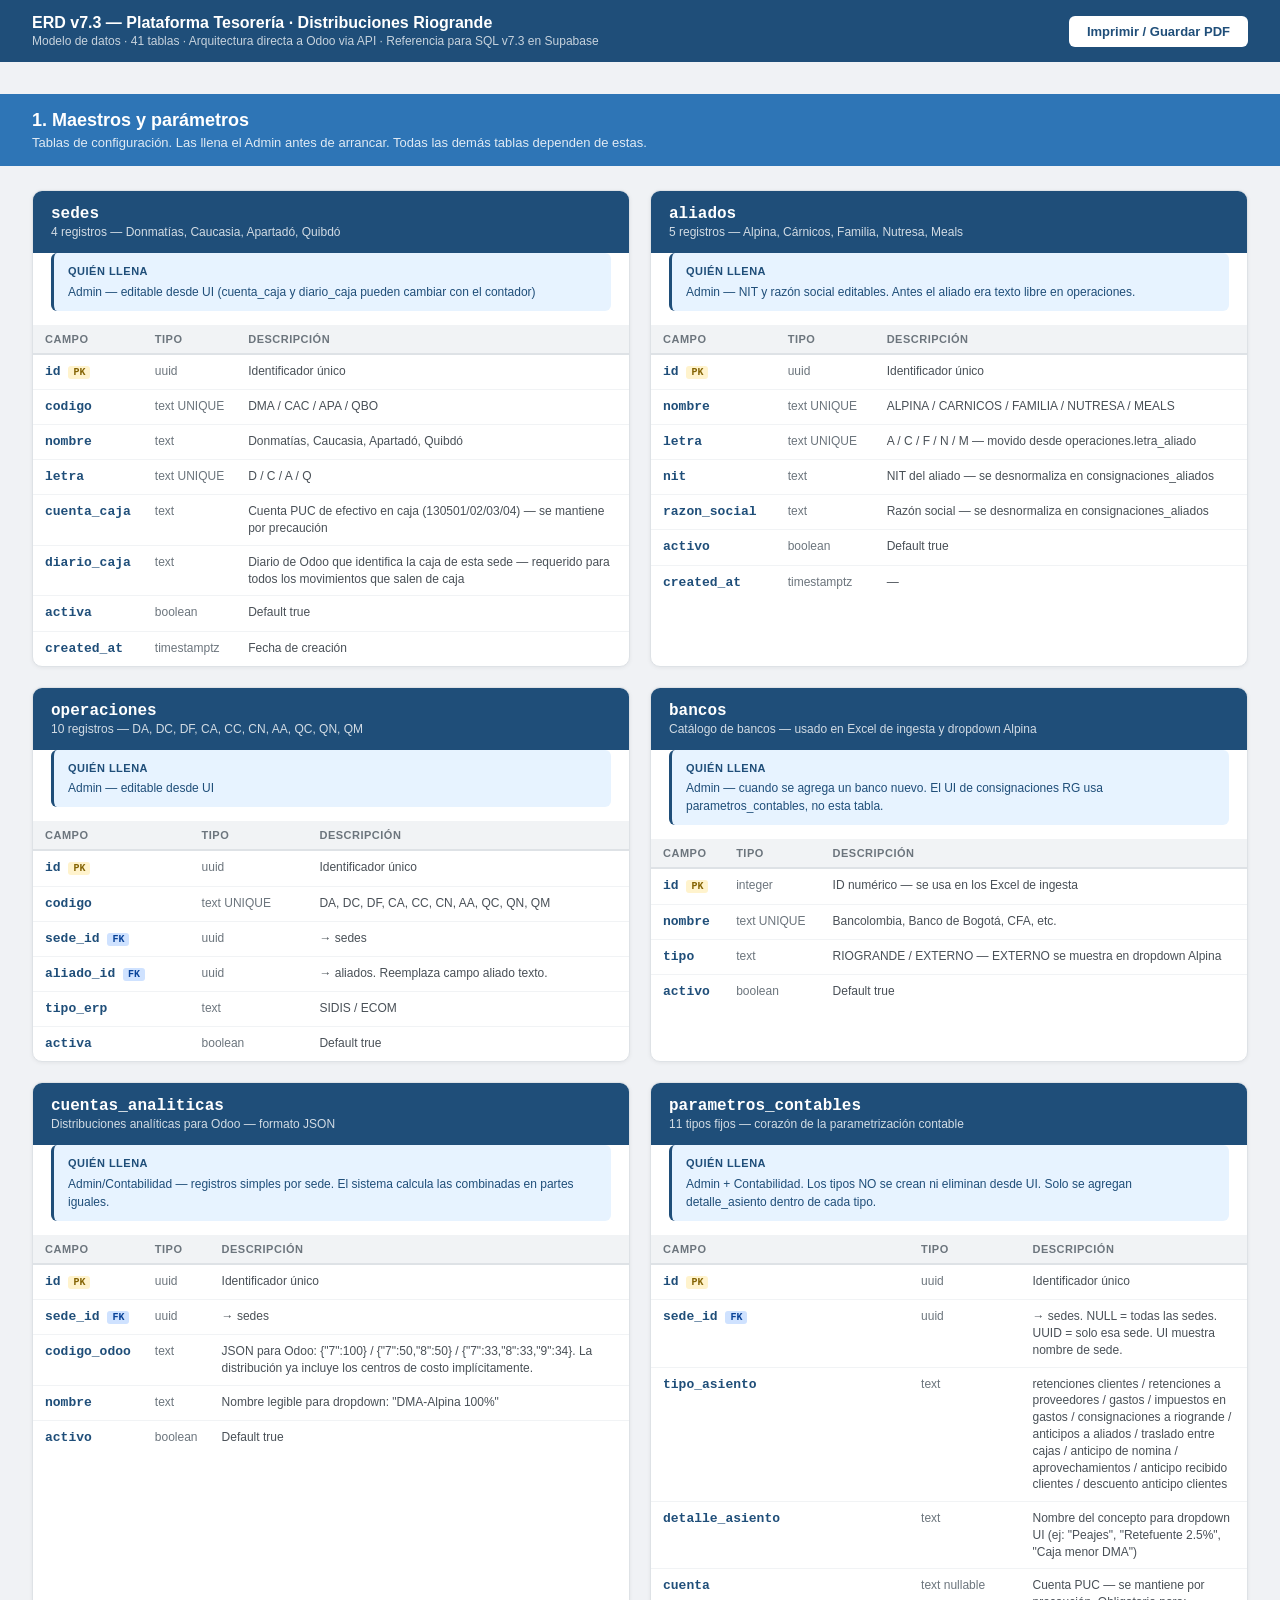
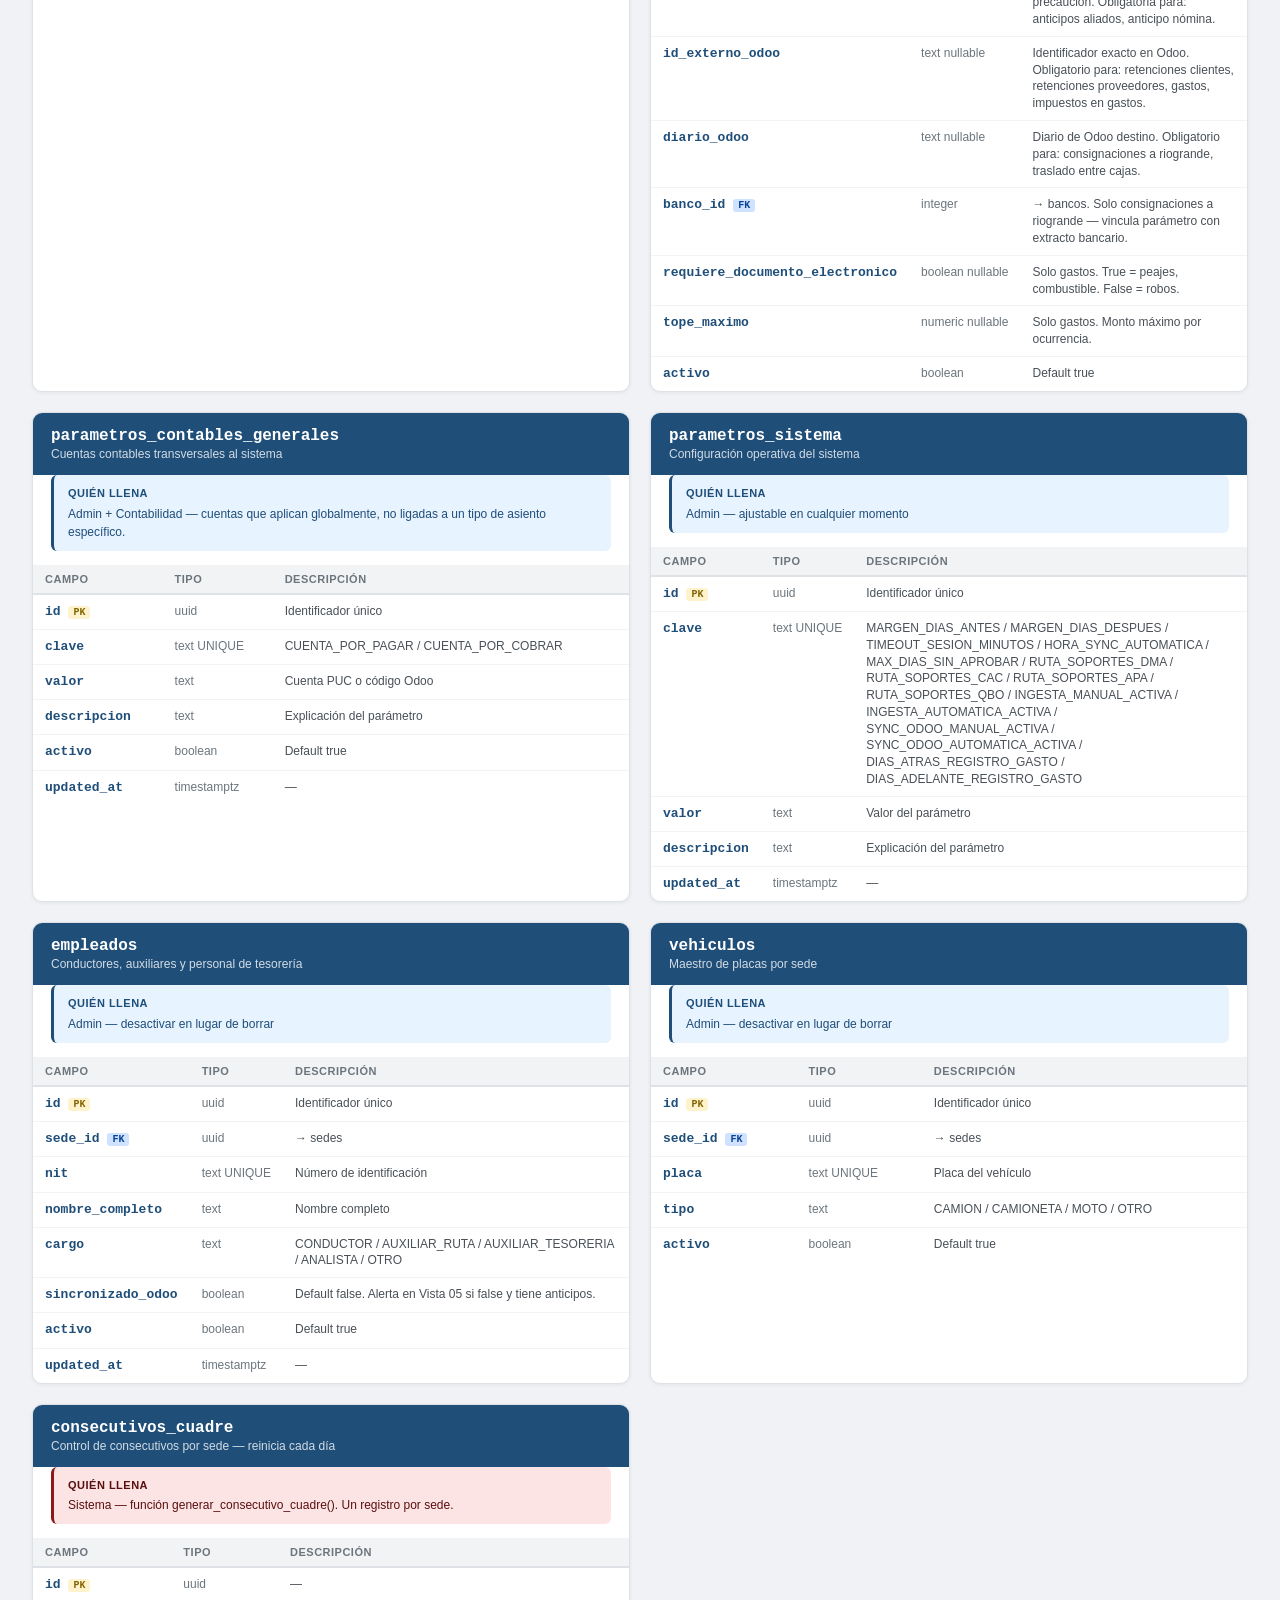
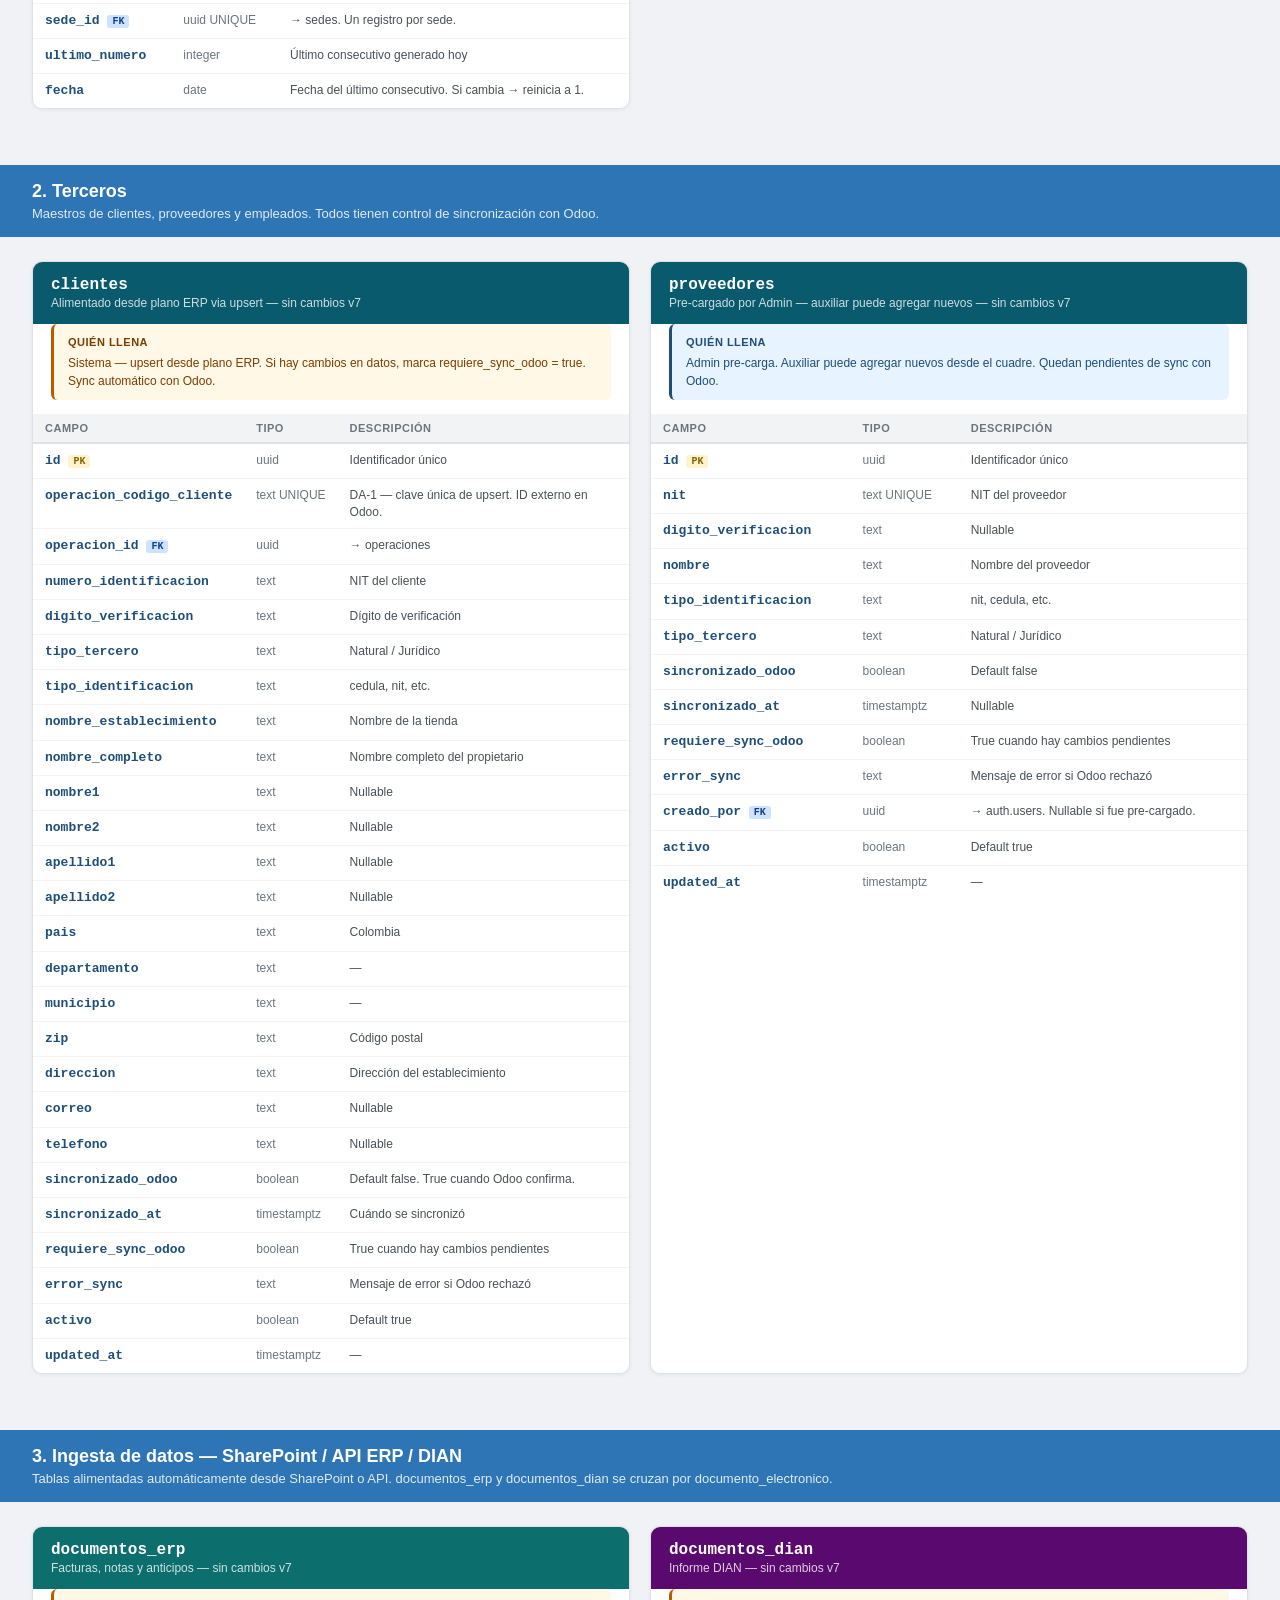
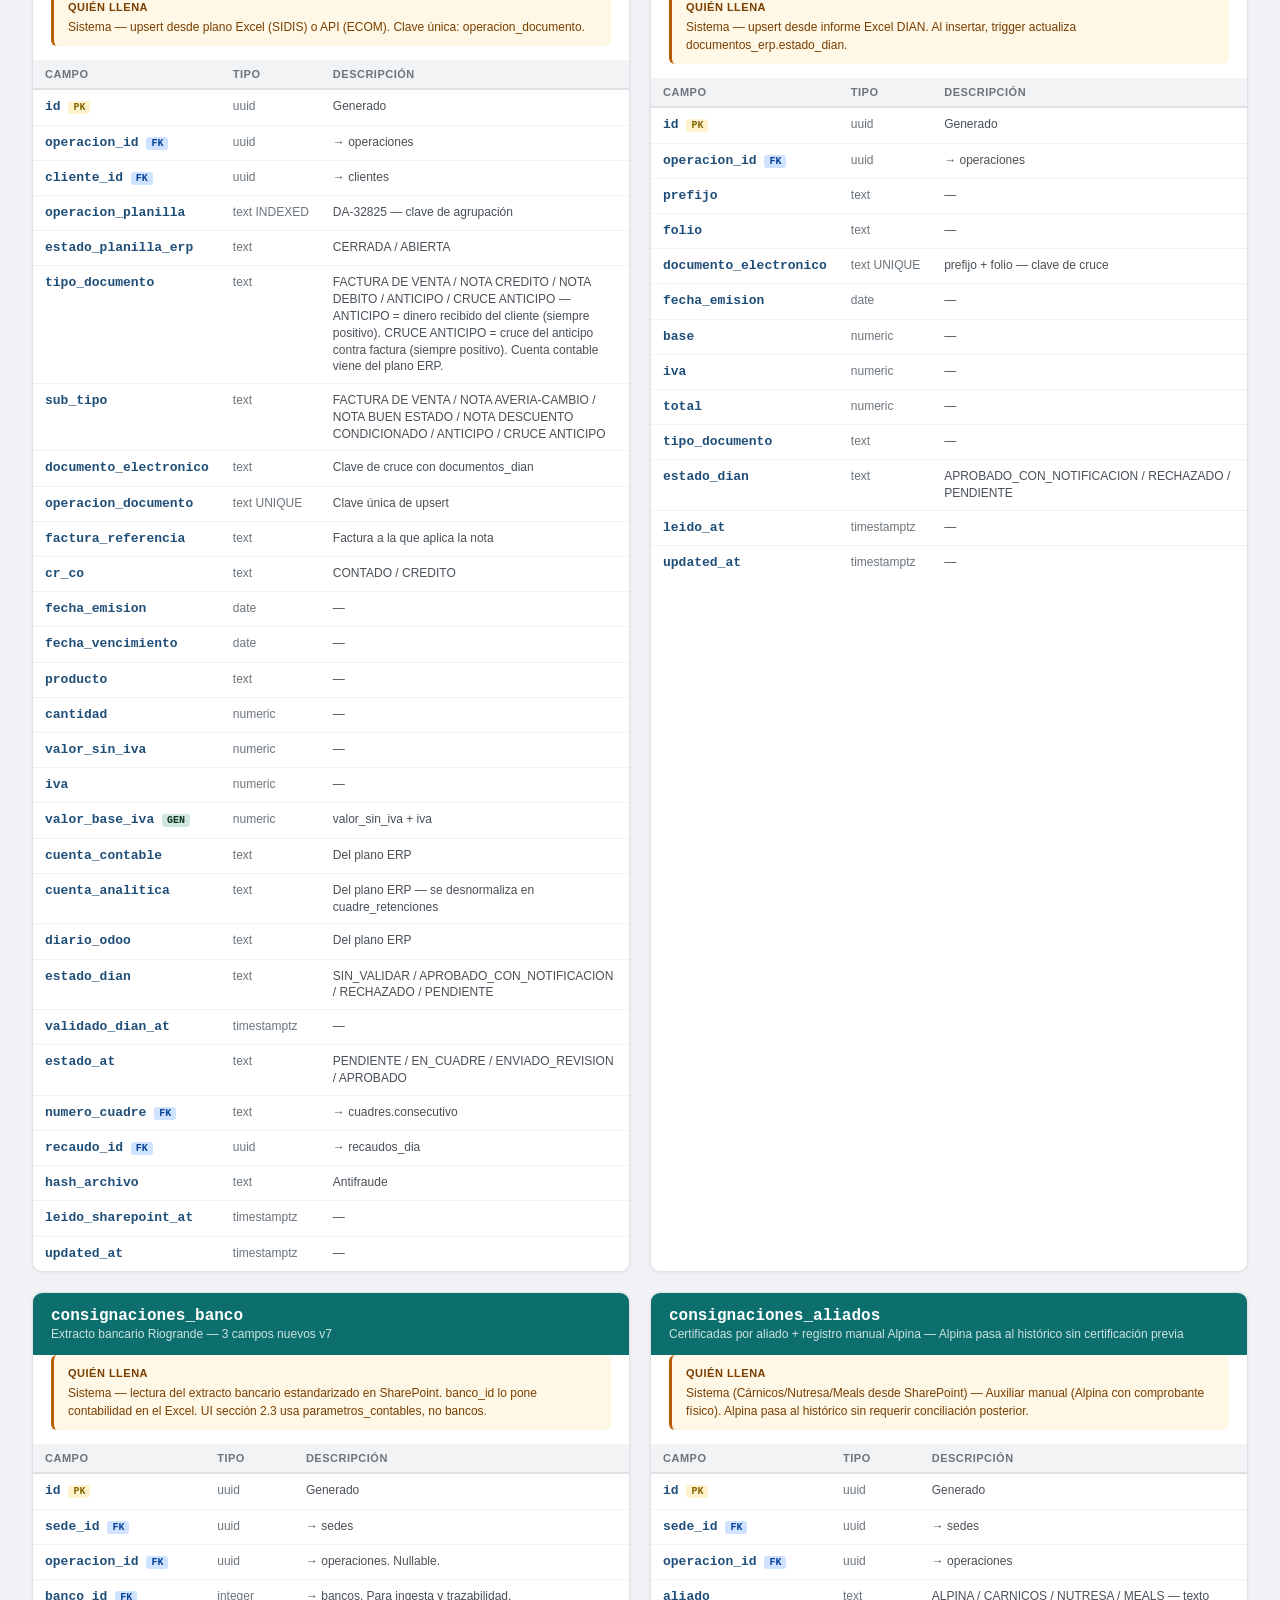
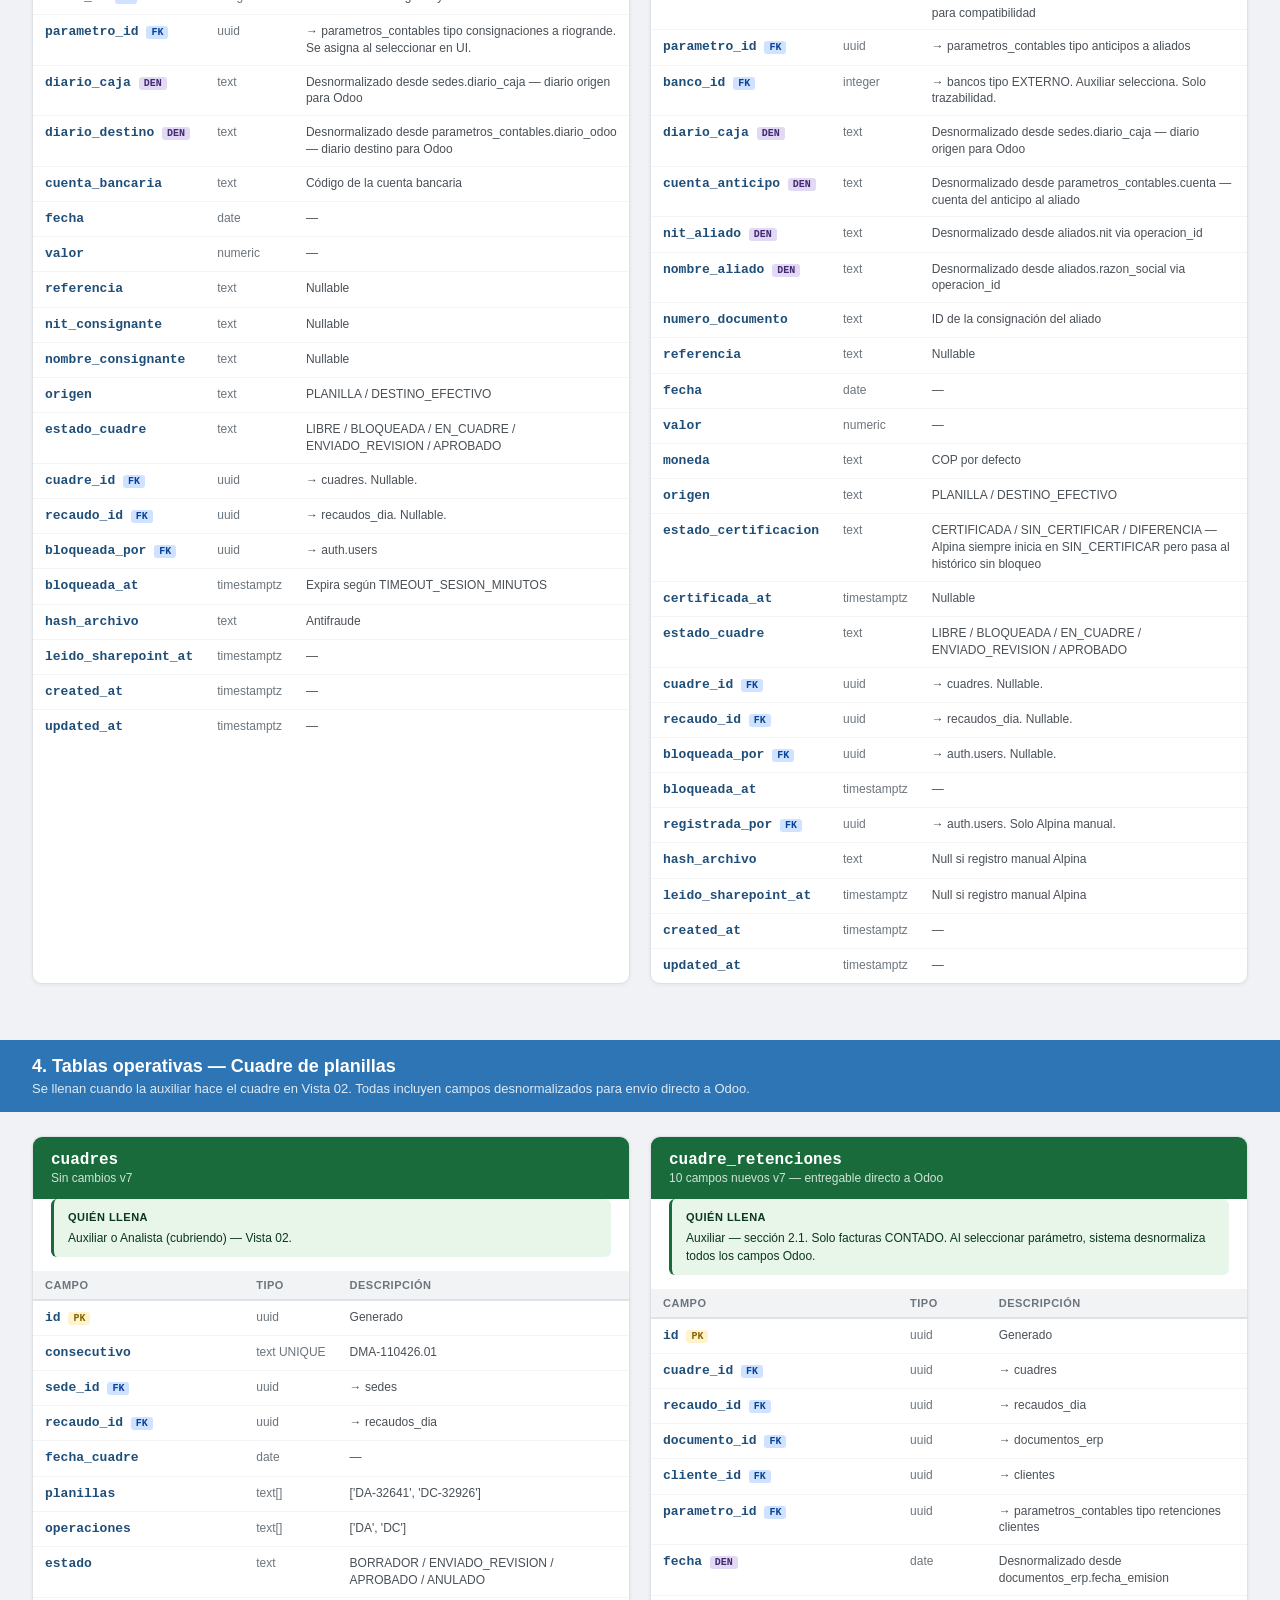
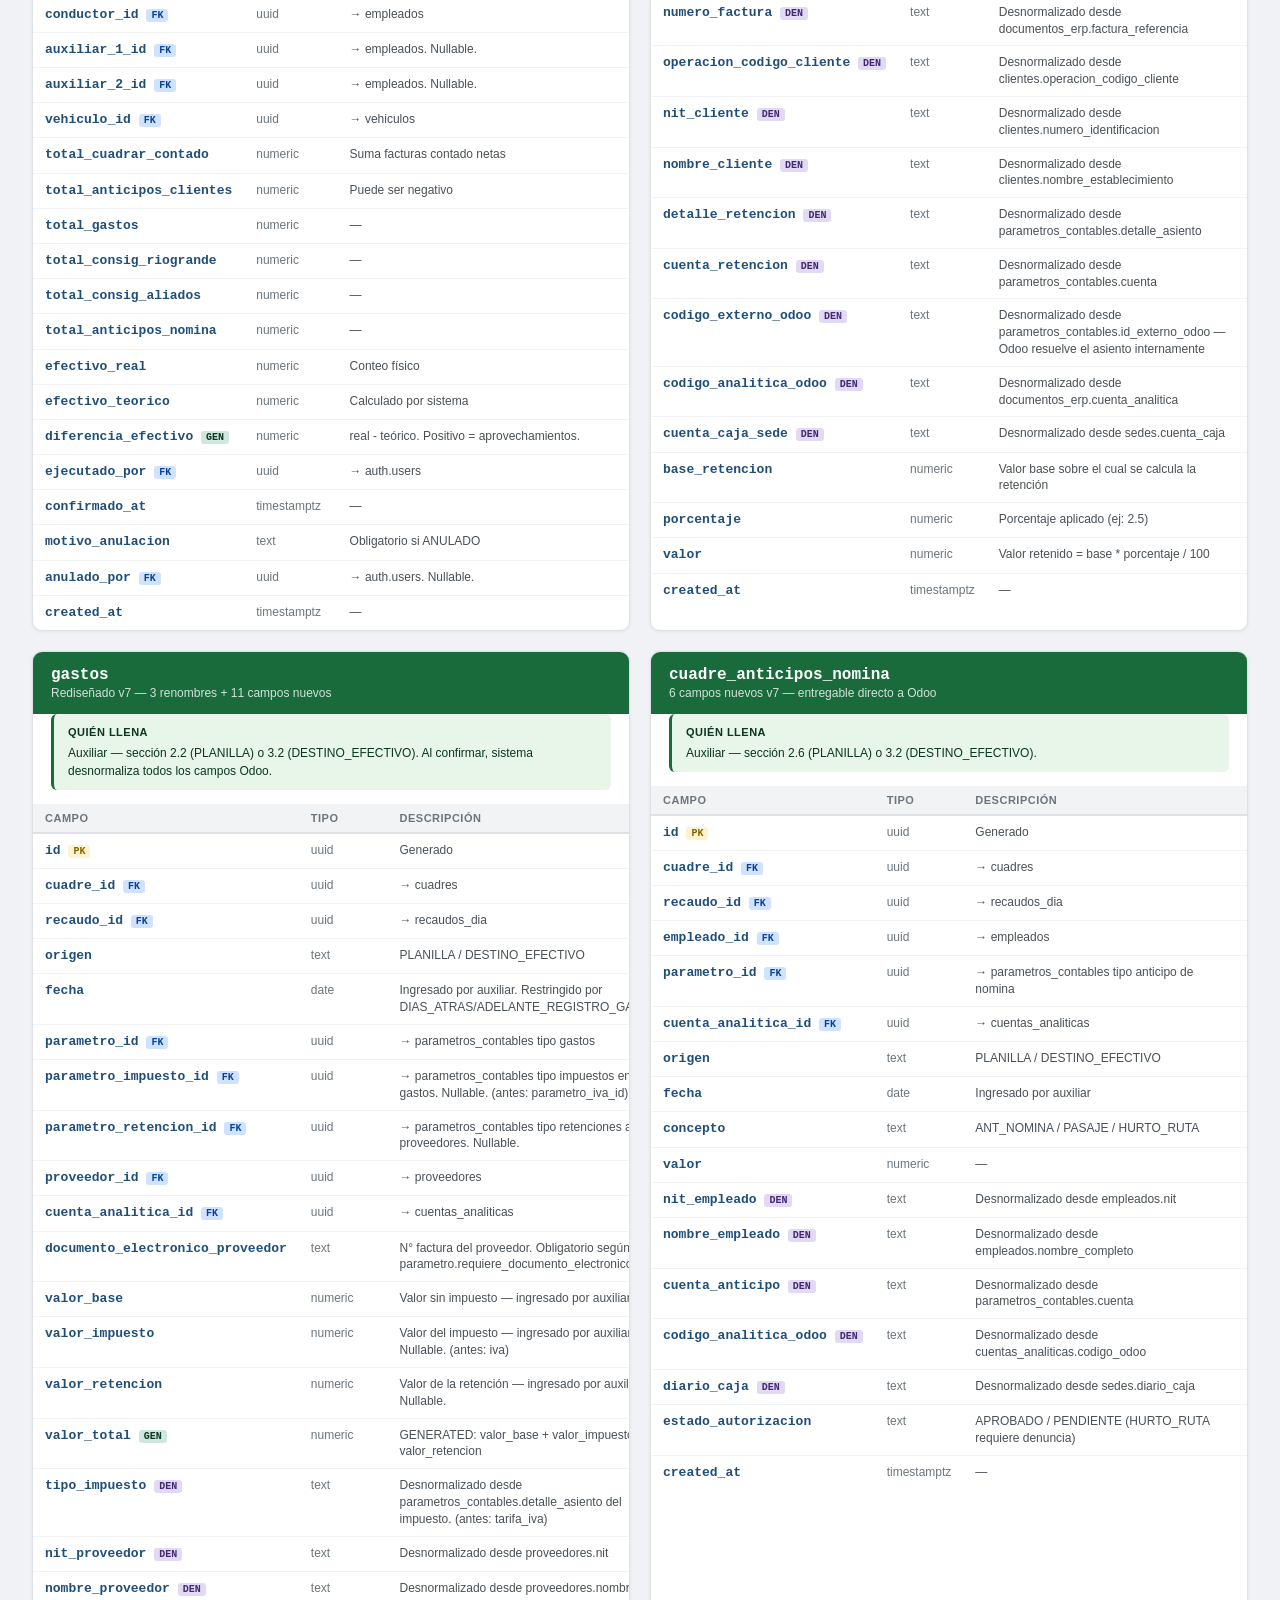
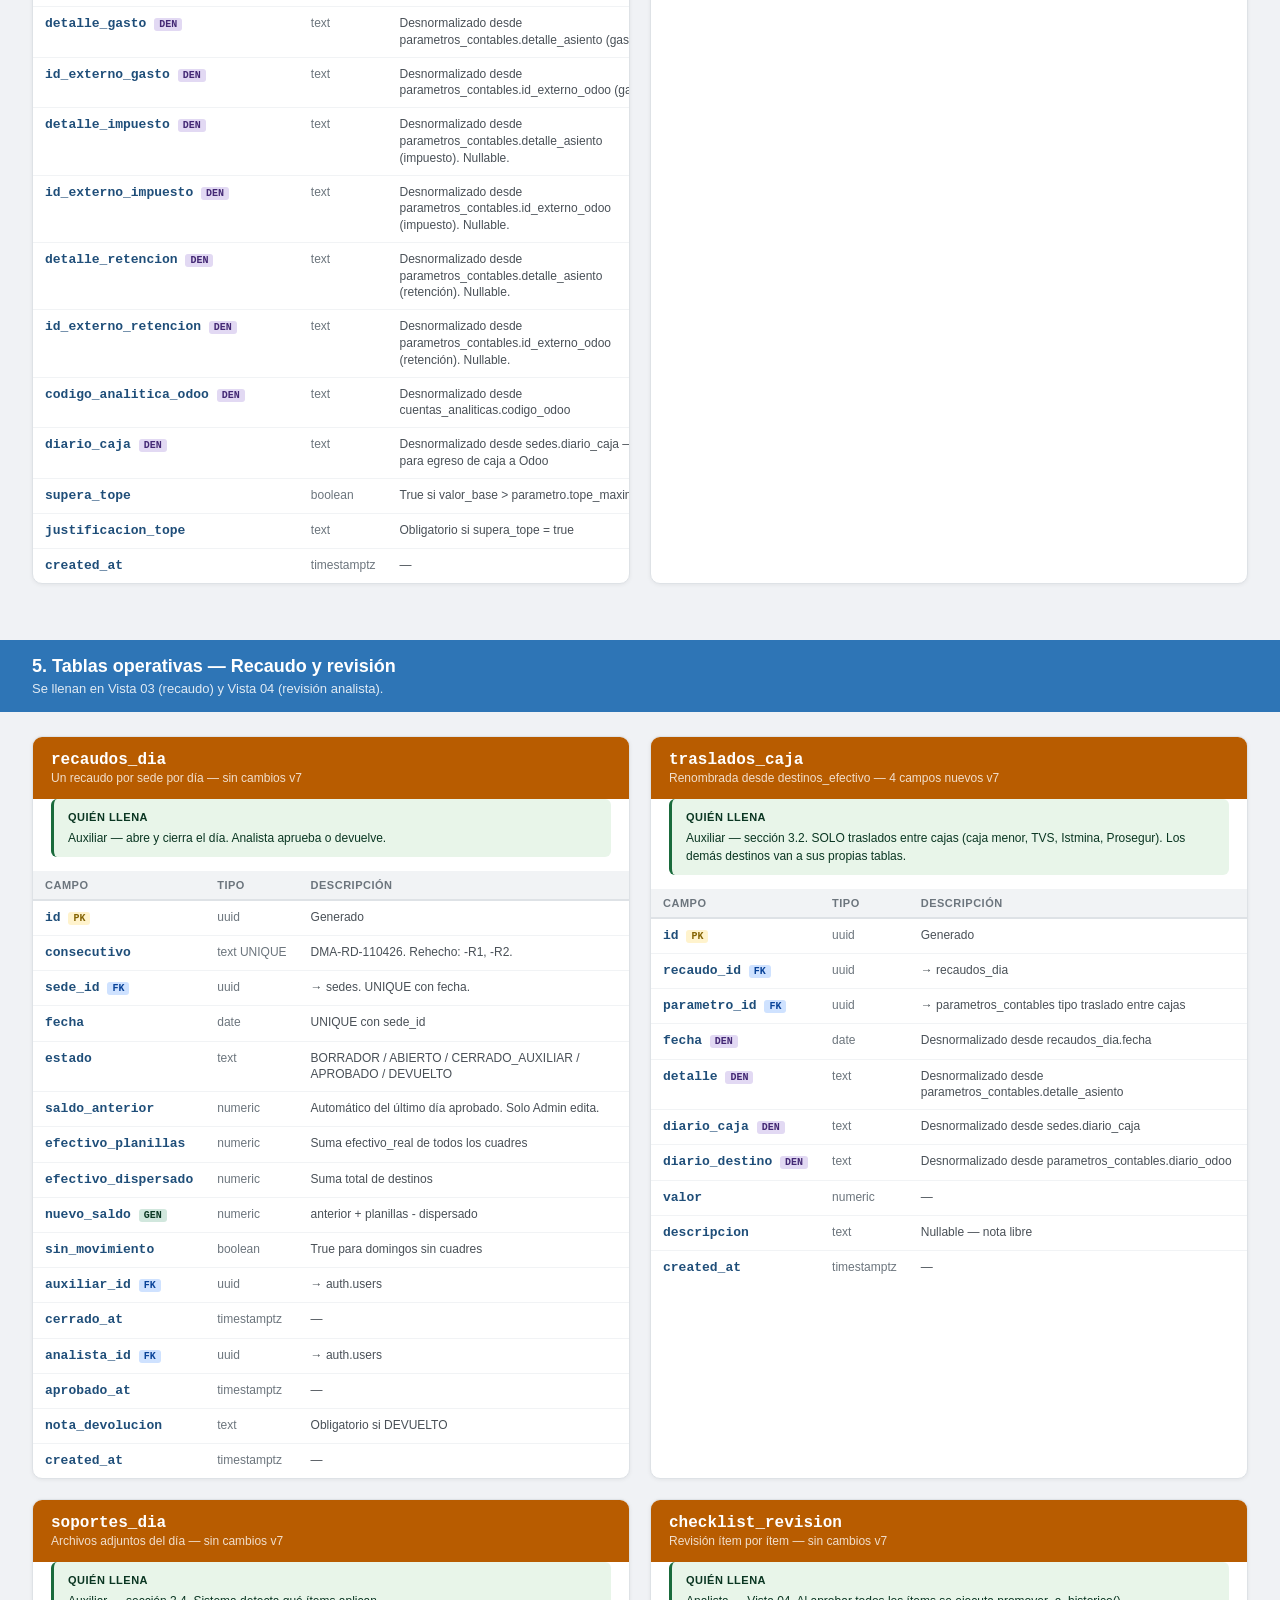
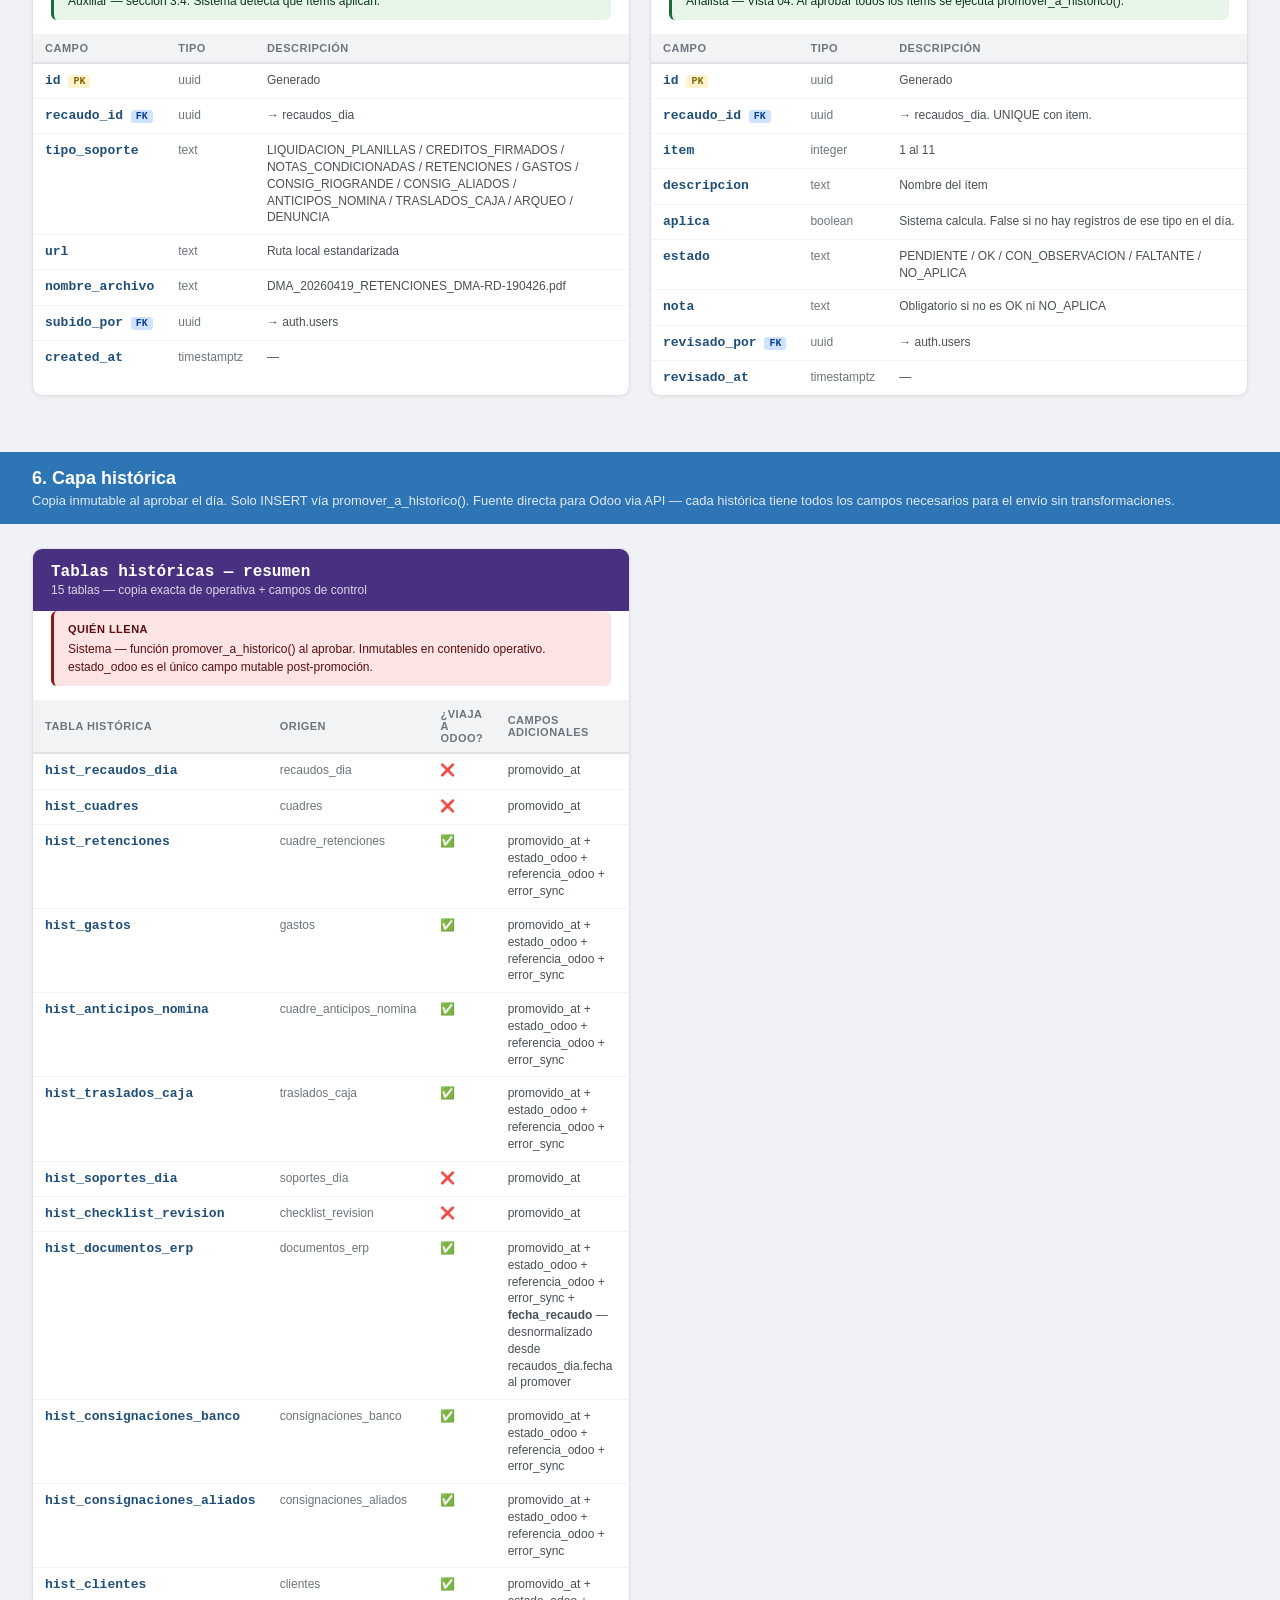
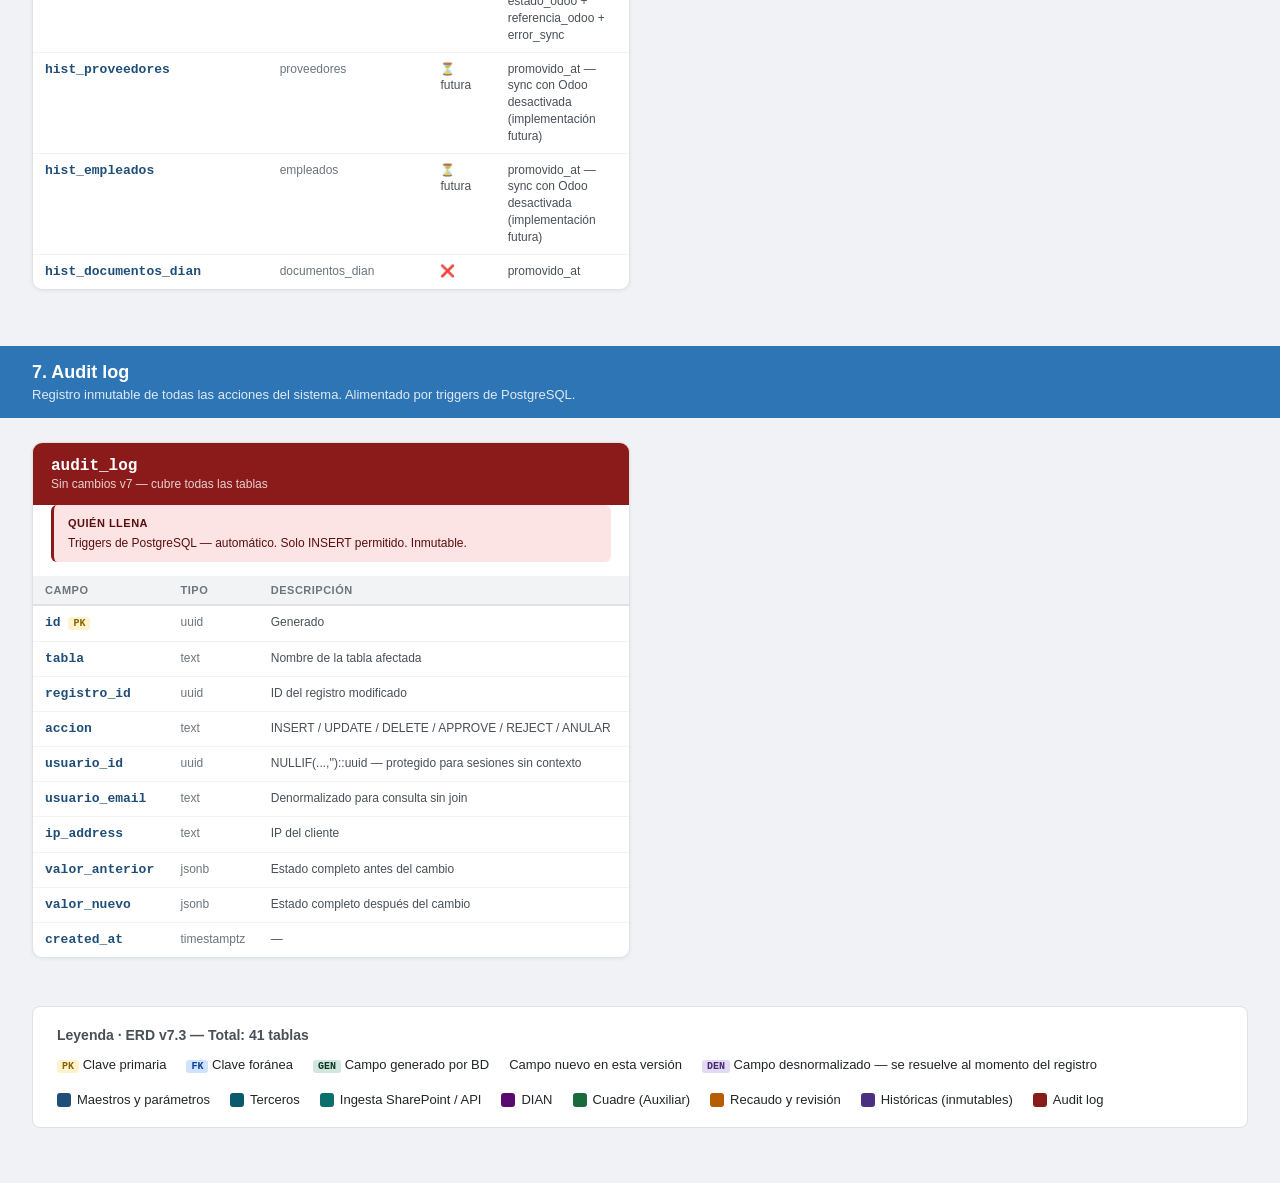
<file: Docs/ERD_v7_3_Tesoreria_Riogrande.html>
<!DOCTYPE html>
<html lang="es">
<head>
<meta charset="UTF-8">
<title>ERD v7.3 — Plataforma Tesorería Riogrande</title>
<style>
  * { box-sizing: border-box; margin: 0; padding: 0; }
  body { font-family: -apple-system, BlinkMacSystemFont, 'Segoe UI', sans-serif; background: #f0f2f5; color: #212529; font-size: 15px; }
  .screen-bar { background: #1F4E79; color: white; padding: 14px 32px; display: flex; align-items: center; justify-content: space-between; position: sticky; top: 0; z-index: 100; }
  .screen-bar h1 { font-size: 16px; font-weight: 600; }
  .screen-bar p { font-size: 12px; opacity: 0.75; margin-top: 2px; }
  .print-btn { background: white; color: #1F4E79; border: none; padding: 8px 18px; border-radius: 6px; font-size: 13px; font-weight: 600; cursor: pointer; }
  .section-divider { background: #2E75B6; color: white; padding: 16px 32px; margin-top: 32px; }
  .section-divider h2 { font-size: 18px; font-weight: 700; }
  .section-divider p { font-size: 13px; opacity: 0.85; margin-top: 4px; }
  .grid { display: grid; grid-template-columns: repeat(auto-fill, minmax(440px, 1fr)); gap: 20px; padding: 24px 32px; }
  .card { background: white; border-radius: 10px; border: 1px solid #dee2e6; overflow: hidden; box-shadow: 0 1px 4px rgba(0,0,0,0.06); }
  .card-header { padding: 14px 18px; }
  .card-header.blue { background: #1F4E79; }
  .card-header.teal { background: #0d6e6e; }
  .card-header.green { background: #1a6b3c; }
  .card-header.orange { background: #b85c00; }
  .card-header.purple { background: #4a3080; }
  .card-header.red { background: #8b1a1a; }
  .card-header.cyan { background: #0a5a6e; }
  .card-header.dian { background: #5a0a6e; }
  .card-title { font-size: 16px; font-weight: 700; color: white; font-family: monospace; }
  .card-subtitle { font-size: 12px; color: rgba(255,255,255,0.8); margin-top: 2px; }
  table { width: 100%; border-collapse: collapse; font-size: 13px; }
  thead th { background: #f1f3f5; padding: 8px 12px; text-align: left; font-size: 11px; font-weight: 700; color: #6c757d; text-transform: uppercase; letter-spacing: 0.5px; border-bottom: 2px solid #dee2e6; }
  tbody td { padding: 8px 12px; border-bottom: 1px solid #f1f3f5; vertical-align: top; line-height: 1.4; }
  tbody tr:last-child td { border-bottom: none; }
  tbody tr:hover { background: #f8f9fa; }
  .field-name { font-family: monospace; font-size: 13px; font-weight: 600; color: #1F4E79; white-space: nowrap; }
  .field-type { font-size: 12px; color: #6c757d; white-space: nowrap; }
  .field-desc { font-size: 12px; color: #495057; }
  .badge-pk { background: #fff3cd; color: #856404; font-size: 10px; font-weight: 700; padding: 1px 5px; border-radius: 3px; font-family: monospace; }
  .badge-fk { background: #cfe2ff; color: #084298; font-size: 10px; font-weight: 700; padding: 1px 5px; border-radius: 3px; font-family: monospace; }
  .badge-gen { background: #d1e7dd; color: #0a3622; font-size: 10px; font-weight: 700; padding: 1px 5px; border-radius: 3px; font-family: monospace; }
  .badge-new { background: #f8d7da; color: #721c24; font-size: 10px; font-weight: 700; padding: 1px 5px; border-radius: 3px; font-family: monospace; }
  .badge-den { background: #e2d9f3; color: #432874; font-size: 10px; font-weight: 700; padding: 1px 5px; border-radius: 3px; font-family: monospace; }
  .who-fills { margin: 0 18px 14px; padding: 10px 14px; border-radius: 6px; font-size: 12px; line-height: 1.5; }
  .who-fills.admin { background: #e7f3ff; border-left: 3px solid #1F4E79; color: #1F4E79; }
  .who-fills.system { background: #fff8e6; border-left: 3px solid #b85c00; color: #7a3e00; }
  .who-fills.user { background: #e8f5e9; border-left: 3px solid #1a6b3c; color: #0a3622; }
  .who-fills.auto { background: #fce4e4; border-left: 3px solid #8b1a1a; color: #5a0f0f; }
  .who-fills strong { display: block; font-size: 11px; text-transform: uppercase; letter-spacing: 0.5px; margin-bottom: 3px; }
  .legend-bar { padding: 24px 32px 40px; }
  .legend-inner { background: white; border: 1px solid #dee2e6; border-radius: 8px; padding: 20px 24px; }
  .legend-inner h3 { font-size: 14px; font-weight: 700; color: #495057; margin-bottom: 14px; }
  .legend-items { display: flex; flex-wrap: wrap; gap: 20px; font-size: 13px; }
  @media print {
    body { background: white; }
    .screen-bar { display: none; }
    .section-divider { margin-top: 0; page-break-before: always; }
    .section-divider:first-of-type { page-break-before: avoid; }
    .grid { grid-template-columns: repeat(2, 1fr); padding: 16px; gap: 14px; }
    .card { page-break-inside: avoid; box-shadow: none; }
    @page { size: A3; margin: 12mm; }
  }
</style>
</head>
<body>
<div class="screen-bar">
  <div>
    <h1>ERD v7.3 — Plataforma Tesorería · Distribuciones Riogrande</h1>
    <p>Modelo de datos · 41 tablas · Arquitectura directa a Odoo via API · Referencia para SQL v7.3 en Supabase</p>
  </div>
  <button class="print-btn" onclick="window.print()">Imprimir / Guardar PDF</button>
</div>

<!-- ══════════════════════════════════════════════ -->
<!-- SECCIÓN 1 — MAESTROS Y PARÁMETROS -->
<!-- ══════════════════════════════════════════════ -->
<div class="section-divider">
  <h2>1. Maestros y parámetros</h2>
  <p>Tablas de configuración. Las llena el Admin antes de arrancar. Todas las demás tablas dependen de estas.</p>
</div>
<div class="grid">

  <div class="card">
    <div class="card-header blue">
      <div class="card-title">sedes</div>
      <div class="card-subtitle">4 registros — Donmatías, Caucasia, Apartadó, Quibdó</div>
    </div>
    <div class="who-fills admin"><strong>Quién llena</strong>Admin — editable desde UI (cuenta_caja y diario_caja pueden cambiar con el contador)</div>
    <table><thead><tr><th>Campo</th><th>Tipo</th><th>Descripción</th></tr></thead><tbody>
      <tr><td class="field-name">id <span class="badge-pk">PK</span></td><td class="field-type">uuid</td><td class="field-desc">Identificador único</td></tr>
      <tr><td class="field-name">codigo</td><td class="field-type">text UNIQUE</td><td class="field-desc">DMA / CAC / APA / QBO</td></tr>
      <tr><td class="field-name">nombre</td><td class="field-type">text</td><td class="field-desc">Donmatías, Caucasia, Apartadó, Quibdó</td></tr>
      <tr><td class="field-name">letra</td><td class="field-type">text UNIQUE</td><td class="field-desc">D / C / A / Q</td></tr>
      <tr><td class="field-name">cuenta_caja</td><td class="field-type">text</td><td class="field-desc">Cuenta PUC de efectivo en caja (130501/02/03/04) — se mantiene por precaución</td></tr>
      <tr><td class="field-name">diario_caja </td><td class="field-type">text</td><td class="field-desc">Diario de Odoo que identifica la caja de esta sede — requerido para todos los movimientos que salen de caja</td></tr>
      <tr><td class="field-name">activa</td><td class="field-type">boolean</td><td class="field-desc">Default true</td></tr>
      <tr><td class="field-name">created_at</td><td class="field-type">timestamptz</td><td class="field-desc">Fecha de creación</td></tr>
    </tbody></table>
  </div>

  <div class="card">
    <div class="card-header blue">
      <div class="card-title">aliados</div>
      <div class="card-subtitle">5 registros — Alpina, Cárnicos, Familia, Nutresa, Meals</div>
    </div>
    <div class="who-fills admin"><strong>Quién llena</strong>Admin — NIT y razón social editables. Antes el aliado era texto libre en operaciones.</div>
    <table><thead><tr><th>Campo</th><th>Tipo</th><th>Descripción</th></tr></thead><tbody>
      <tr><td class="field-name">id <span class="badge-pk">PK</span></td><td class="field-type">uuid</td><td class="field-desc">Identificador único</td></tr>
      <tr><td class="field-name">nombre</td><td class="field-type">text UNIQUE</td><td class="field-desc">ALPINA / CARNICOS / FAMILIA / NUTRESA / MEALS</td></tr>
      <tr><td class="field-name">letra</td><td class="field-type">text UNIQUE</td><td class="field-desc">A / C / F / N / M — movido desde operaciones.letra_aliado</td></tr>
      <tr><td class="field-name">nit</td><td class="field-type">text</td><td class="field-desc">NIT del aliado — se desnormaliza en consignaciones_aliados</td></tr>
      <tr><td class="field-name">razon_social</td><td class="field-type">text</td><td class="field-desc">Razón social — se desnormaliza en consignaciones_aliados</td></tr>
      <tr><td class="field-name">activo</td><td class="field-type">boolean</td><td class="field-desc">Default true</td></tr>
      <tr><td class="field-name">created_at</td><td class="field-type">timestamptz</td><td class="field-desc">—</td></tr>
    </tbody></table>
  </div>

  <div class="card">
    <div class="card-header blue">
      <div class="card-title">operaciones</div>
      <div class="card-subtitle">10 registros — DA, DC, DF, CA, CC, CN, AA, QC, QN, QM</div>
    </div>
    <div class="who-fills admin"><strong>Quién llena</strong>Admin — editable desde UI</div>
    <table><thead><tr><th>Campo</th><th>Tipo</th><th>Descripción</th></tr></thead><tbody>
      <tr><td class="field-name">id <span class="badge-pk">PK</span></td><td class="field-type">uuid</td><td class="field-desc">Identificador único</td></tr>
      <tr><td class="field-name">codigo</td><td class="field-type">text UNIQUE</td><td class="field-desc">DA, DC, DF, CA, CC, CN, AA, QC, QN, QM</td></tr>
      <tr><td class="field-name">sede_id <span class="badge-fk">FK</span></td><td class="field-type">uuid</td><td class="field-desc">→ sedes</td></tr>
      <tr><td class="field-name">aliado_id <span class="badge-fk">FK</span> </td><td class="field-type">uuid</td><td class="field-desc">→ aliados. Reemplaza campo aliado texto.</td></tr>
      <tr><td class="field-name">tipo_erp</td><td class="field-type">text</td><td class="field-desc">SIDIS / ECOM</td></tr>
      <tr><td class="field-name">activa</td><td class="field-type">boolean</td><td class="field-desc">Default true</td></tr>
    </tbody></table>
  </div>

  <div class="card">
    <div class="card-header blue">
      <div class="card-title">bancos</div>
      <div class="card-subtitle">Catálogo de bancos — usado en Excel de ingesta y dropdown Alpina</div>
    </div>
    <div class="who-fills admin"><strong>Quién llena</strong>Admin — cuando se agrega un banco nuevo. El UI de consignaciones RG usa parametros_contables, no esta tabla.</div>
    <table><thead><tr><th>Campo</th><th>Tipo</th><th>Descripción</th></tr></thead><tbody>
      <tr><td class="field-name">id <span class="badge-pk">PK</span></td><td class="field-type">integer</td><td class="field-desc">ID numérico — se usa en los Excel de ingesta</td></tr>
      <tr><td class="field-name">nombre</td><td class="field-type">text UNIQUE</td><td class="field-desc">Bancolombia, Banco de Bogotá, CFA, etc.</td></tr>
      <tr><td class="field-name">tipo</td><td class="field-type">text</td><td class="field-desc">RIOGRANDE / EXTERNO — EXTERNO se muestra en dropdown Alpina</td></tr>
      <tr><td class="field-name">activo</td><td class="field-type">boolean</td><td class="field-desc">Default true</td></tr>
    </tbody></table>
  </div>

  <div class="card">
    <div class="card-header blue">
      <div class="card-title">cuentas_analiticas</div>
      <div class="card-subtitle">Distribuciones analíticas para Odoo — formato JSON</div>
    </div>
    <div class="who-fills admin"><strong>Quién llena</strong>Admin/Contabilidad — registros simples por sede. El sistema calcula las combinadas en partes iguales.</div>
    <table><thead><tr><th>Campo</th><th>Tipo</th><th>Descripción</th></tr></thead><tbody>
      <tr><td class="field-name">id <span class="badge-pk">PK</span></td><td class="field-type">uuid</td><td class="field-desc">Identificador único</td></tr>
      <tr><td class="field-name">sede_id <span class="badge-fk">FK</span></td><td class="field-type">uuid</td><td class="field-desc">→ sedes</td></tr>
      <tr><td class="field-name">codigo_odoo</td><td class="field-type">text</td><td class="field-desc">JSON para Odoo: {"7":100} / {"7":50,"8":50} / {"7":33,"8":33,"9":34}. La distribución ya incluye los centros de costo implícitamente.</td></tr>
      <tr><td class="field-name">nombre</td><td class="field-type">text</td><td class="field-desc">Nombre legible para dropdown: "DMA-Alpina 100%"</td></tr>
      <tr><td class="field-name">activo</td><td class="field-type">boolean</td><td class="field-desc">Default true</td></tr>
    </tbody></table>
  </div>

  <div class="card">
    <div class="card-header blue">
      <div class="card-title">parametros_contables</div>
      <div class="card-subtitle">11 tipos fijos — corazón de la parametrización contable</div>
    </div>
    <div class="who-fills admin"><strong>Quién llena</strong>Admin + Contabilidad. Los tipos NO se crean ni eliminan desde UI. Solo se agregan detalle_asiento dentro de cada tipo.</div>
    <table><thead><tr><th>Campo</th><th>Tipo</th><th>Descripción</th></tr></thead><tbody>
      <tr><td class="field-name">id <span class="badge-pk">PK</span></td><td class="field-type">uuid</td><td class="field-desc">Identificador único</td></tr>
      <tr><td class="field-name">sede_id <span class="badge-fk">FK</span> </td><td class="field-type">uuid</td><td class="field-desc">→ sedes. NULL = todas las sedes. UUID = solo esa sede. UI muestra nombre de sede.</td></tr>
      <tr><td class="field-name">tipo_asiento</td><td class="field-type">text</td><td class="field-desc">retenciones clientes / retenciones a proveedores / gastos / impuestos en gastos / consignaciones a riogrande / anticipos a aliados / traslado entre cajas / anticipo de nomina / aprovechamientos / anticipo recibido clientes / descuento anticipo clientes</td></tr>
      <tr><td class="field-name">detalle_asiento</td><td class="field-type">text</td><td class="field-desc">Nombre del concepto para dropdown UI (ej: "Peajes", "Retefuente 2.5%", "Caja menor DMA")</td></tr>
      <tr><td class="field-name">cuenta</td><td class="field-type">text nullable</td><td class="field-desc">Cuenta PUC — se mantiene por precaución. Obligatoria para: anticipos aliados, anticipo nómina.</td></tr>
      <tr><td class="field-name">id_externo_odoo </td><td class="field-type">text nullable</td><td class="field-desc">Identificador exacto en Odoo. Obligatorio para: retenciones clientes, retenciones proveedores, gastos, impuestos en gastos.</td></tr>
      <tr><td class="field-name">diario_odoo </td><td class="field-type">text nullable</td><td class="field-desc">Diario de Odoo destino. Obligatorio para: consignaciones a riogrande, traslado entre cajas.</td></tr>
      <tr><td class="field-name">banco_id <span class="badge-fk">FK</span> </td><td class="field-type">integer</td><td class="field-desc">→ bancos. Solo consignaciones a riogrande — vincula parámetro con extracto bancario.</td></tr>
      <tr><td class="field-name">requiere_documento_electronico</td><td class="field-type">boolean nullable</td><td class="field-desc">Solo gastos. True = peajes, combustible. False = robos.</td></tr>
      <tr><td class="field-name">tope_maximo</td><td class="field-type">numeric nullable</td><td class="field-desc">Solo gastos. Monto máximo por ocurrencia.</td></tr>
      <tr><td class="field-name">activo</td><td class="field-type">boolean</td><td class="field-desc">Default true</td></tr>
    </tbody></table>
  </div>

  <div class="card">
    <div class="card-header blue">
      <div class="card-title">parametros_contables_generales </div>
      <div class="card-subtitle">Cuentas contables transversales al sistema</div>
    </div>
    <div class="who-fills admin"><strong>Quién llena</strong>Admin + Contabilidad — cuentas que aplican globalmente, no ligadas a un tipo de asiento específico.</div>
    <table><thead><tr><th>Campo</th><th>Tipo</th><th>Descripción</th></tr></thead><tbody>
      <tr><td class="field-name">id <span class="badge-pk">PK</span></td><td class="field-type">uuid</td><td class="field-desc">Identificador único</td></tr>
      <tr><td class="field-name">clave</td><td class="field-type">text UNIQUE</td><td class="field-desc">CUENTA_POR_PAGAR / CUENTA_POR_COBRAR</td></tr>
      <tr><td class="field-name">valor</td><td class="field-type">text</td><td class="field-desc">Cuenta PUC o código Odoo</td></tr>
      <tr><td class="field-name">descripcion</td><td class="field-type">text</td><td class="field-desc">Explicación del parámetro</td></tr>
      <tr><td class="field-name">activo</td><td class="field-type">boolean</td><td class="field-desc">Default true</td></tr>
      <tr><td class="field-name">updated_at</td><td class="field-type">timestamptz</td><td class="field-desc">—</td></tr>
    </tbody></table>
  </div>

  <div class="card">
    <div class="card-header blue">
      <div class="card-title">parametros_sistema</div>
      <div class="card-subtitle">Configuración operativa del sistema</div>
    </div>
    <div class="who-fills admin"><strong>Quién llena</strong>Admin — ajustable en cualquier momento</div>
    <table><thead><tr><th>Campo</th><th>Tipo</th><th>Descripción</th></tr></thead><tbody>
      <tr><td class="field-name">id <span class="badge-pk">PK</span></td><td class="field-type">uuid</td><td class="field-desc">Identificador único</td></tr>
      <tr><td class="field-name">clave</td><td class="field-type">text UNIQUE</td><td class="field-desc">MARGEN_DIAS_ANTES / MARGEN_DIAS_DESPUES / TIMEOUT_SESION_MINUTOS / HORA_SYNC_AUTOMATICA / MAX_DIAS_SIN_APROBAR / RUTA_SOPORTES_DMA / RUTA_SOPORTES_CAC / RUTA_SOPORTES_APA / RUTA_SOPORTES_QBO / INGESTA_MANUAL_ACTIVA / INGESTA_AUTOMATICA_ACTIVA / SYNC_ODOO_MANUAL_ACTIVA / SYNC_ODOO_AUTOMATICA_ACTIVA / DIAS_ATRAS_REGISTRO_GASTO / DIAS_ADELANTE_REGISTRO_GASTO</td></tr>
      <tr><td class="field-name">valor</td><td class="field-type">text</td><td class="field-desc">Valor del parámetro</td></tr>
      <tr><td class="field-name">descripcion</td><td class="field-type">text</td><td class="field-desc">Explicación del parámetro</td></tr>
      <tr><td class="field-name">updated_at</td><td class="field-type">timestamptz</td><td class="field-desc">—</td></tr>
    </tbody></table>
  </div>

  <div class="card">
    <div class="card-header blue">
      <div class="card-title">empleados</div>
      <div class="card-subtitle">Conductores, auxiliares y personal de tesorería</div>
    </div>
    <div class="who-fills admin"><strong>Quién llena</strong>Admin — desactivar en lugar de borrar</div>
    <table><thead><tr><th>Campo</th><th>Tipo</th><th>Descripción</th></tr></thead><tbody>
      <tr><td class="field-name">id <span class="badge-pk">PK</span></td><td class="field-type">uuid</td><td class="field-desc">Identificador único</td></tr>
      <tr><td class="field-name">sede_id <span class="badge-fk">FK</span></td><td class="field-type">uuid</td><td class="field-desc">→ sedes</td></tr>
      <tr><td class="field-name">nit</td><td class="field-type">text UNIQUE</td><td class="field-desc">Número de identificación</td></tr>
      <tr><td class="field-name">nombre_completo</td><td class="field-type">text</td><td class="field-desc">Nombre completo</td></tr>
      <tr><td class="field-name">cargo</td><td class="field-type">text</td><td class="field-desc">CONDUCTOR / AUXILIAR_RUTA / AUXILIAR_TESORERIA / ANALISTA / OTRO</td></tr>
      <tr><td class="field-name">sincronizado_odoo</td><td class="field-type">boolean</td><td class="field-desc">Default false. Alerta en Vista 05 si false y tiene anticipos.</td></tr>
      <tr><td class="field-name">activo</td><td class="field-type">boolean</td><td class="field-desc">Default true</td></tr>
      <tr><td class="field-name">updated_at</td><td class="field-type">timestamptz</td><td class="field-desc">—</td></tr>
    </tbody></table>
  </div>

  <div class="card">
    <div class="card-header blue">
      <div class="card-title">vehiculos</div>
      <div class="card-subtitle">Maestro de placas por sede</div>
    </div>
    <div class="who-fills admin"><strong>Quién llena</strong>Admin — desactivar en lugar de borrar</div>
    <table><thead><tr><th>Campo</th><th>Tipo</th><th>Descripción</th></tr></thead><tbody>
      <tr><td class="field-name">id <span class="badge-pk">PK</span></td><td class="field-type">uuid</td><td class="field-desc">Identificador único</td></tr>
      <tr><td class="field-name">sede_id <span class="badge-fk">FK</span></td><td class="field-type">uuid</td><td class="field-desc">→ sedes</td></tr>
      <tr><td class="field-name">placa</td><td class="field-type">text UNIQUE</td><td class="field-desc">Placa del vehículo</td></tr>
      <tr><td class="field-name">tipo</td><td class="field-type">text</td><td class="field-desc">CAMION / CAMIONETA / MOTO / OTRO</td></tr>
      <tr><td class="field-name">activo</td><td class="field-type">boolean</td><td class="field-desc">Default true</td></tr>
    </tbody></table>
  </div>

  <div class="card">
    <div class="card-header blue">
      <div class="card-title">consecutivos_cuadre</div>
      <div class="card-subtitle">Control de consecutivos por sede — reinicia cada día</div>
    </div>
    <div class="who-fills auto"><strong>Quién llena</strong>Sistema — función generar_consecutivo_cuadre(). Un registro por sede.</div>
    <table><thead><tr><th>Campo</th><th>Tipo</th><th>Descripción</th></tr></thead><tbody>
      <tr><td class="field-name">id <span class="badge-pk">PK</span></td><td class="field-type">uuid</td><td class="field-desc">—</td></tr>
      <tr><td class="field-name">sede_id <span class="badge-fk">FK</span></td><td class="field-type">uuid UNIQUE</td><td class="field-desc">→ sedes. Un registro por sede.</td></tr>
      <tr><td class="field-name">ultimo_numero</td><td class="field-type">integer</td><td class="field-desc">Último consecutivo generado hoy</td></tr>
      <tr><td class="field-name">fecha</td><td class="field-type">date</td><td class="field-desc">Fecha del último consecutivo. Si cambia → reinicia a 1.</td></tr>
    </tbody></table>
  </div>

</div>

<!-- ══════════════════════════════════════════════ -->
<!-- SECCIÓN 2 — TERCEROS -->
<!-- ══════════════════════════════════════════════ -->
<div class="section-divider">
  <h2>2. Terceros</h2>
  <p>Maestros de clientes, proveedores y empleados. Todos tienen control de sincronización con Odoo.</p>
</div>
<div class="grid">

  <div class="card">
    <div class="card-header cyan">
      <div class="card-title">clientes</div>
      <div class="card-subtitle">Alimentado desde plano ERP via upsert — sin cambios v7</div>
    </div>
    <div class="who-fills system"><strong>Quién llena</strong>Sistema — upsert desde plano ERP. Si hay cambios en datos, marca requiere_sync_odoo = true. Sync automático con Odoo.</div>
    <table><thead><tr><th>Campo</th><th>Tipo</th><th>Descripción</th></tr></thead><tbody>
      <tr><td class="field-name">id <span class="badge-pk">PK</span></td><td class="field-type">uuid</td><td class="field-desc">Identificador único</td></tr>
      <tr><td class="field-name">operacion_codigo_cliente</td><td class="field-type">text UNIQUE</td><td class="field-desc">DA-1 — clave única de upsert. ID externo en Odoo.</td></tr>
      <tr><td class="field-name">operacion_id <span class="badge-fk">FK</span></td><td class="field-type">uuid</td><td class="field-desc">→ operaciones</td></tr>
      <tr><td class="field-name">numero_identificacion</td><td class="field-type">text</td><td class="field-desc">NIT del cliente</td></tr>
      <tr><td class="field-name">digito_verificacion</td><td class="field-type">text</td><td class="field-desc">Dígito de verificación</td></tr>
      <tr><td class="field-name">tipo_tercero</td><td class="field-type">text</td><td class="field-desc">Natural / Jurídico</td></tr>
      <tr><td class="field-name">tipo_identificacion</td><td class="field-type">text</td><td class="field-desc">cedula, nit, etc.</td></tr>
      <tr><td class="field-name">nombre_establecimiento</td><td class="field-type">text</td><td class="field-desc">Nombre de la tienda</td></tr>
      <tr><td class="field-name">nombre_completo</td><td class="field-type">text</td><td class="field-desc">Nombre completo del propietario</td></tr>
      <tr><td class="field-name">nombre1</td><td class="field-type">text</td><td class="field-desc">Nullable</td></tr>
      <tr><td class="field-name">nombre2</td><td class="field-type">text</td><td class="field-desc">Nullable</td></tr>
      <tr><td class="field-name">apellido1</td><td class="field-type">text</td><td class="field-desc">Nullable</td></tr>
      <tr><td class="field-name">apellido2</td><td class="field-type">text</td><td class="field-desc">Nullable</td></tr>
      <tr><td class="field-name">pais</td><td class="field-type">text</td><td class="field-desc">Colombia</td></tr>
      <tr><td class="field-name">departamento</td><td class="field-type">text</td><td class="field-desc">—</td></tr>
      <tr><td class="field-name">municipio</td><td class="field-type">text</td><td class="field-desc">—</td></tr>
      <tr><td class="field-name">zip</td><td class="field-type">text</td><td class="field-desc">Código postal</td></tr>
      <tr><td class="field-name">direccion</td><td class="field-type">text</td><td class="field-desc">Dirección del establecimiento</td></tr>
      <tr><td class="field-name">correo</td><td class="field-type">text</td><td class="field-desc">Nullable</td></tr>
      <tr><td class="field-name">telefono</td><td class="field-type">text</td><td class="field-desc">Nullable</td></tr>
      <tr><td class="field-name">sincronizado_odoo</td><td class="field-type">boolean</td><td class="field-desc">Default false. True cuando Odoo confirma.</td></tr>
      <tr><td class="field-name">sincronizado_at</td><td class="field-type">timestamptz</td><td class="field-desc">Cuándo se sincronizó</td></tr>
      <tr><td class="field-name">requiere_sync_odoo</td><td class="field-type">boolean</td><td class="field-desc">True cuando hay cambios pendientes</td></tr>
      <tr><td class="field-name">error_sync</td><td class="field-type">text</td><td class="field-desc">Mensaje de error si Odoo rechazó</td></tr>
      <tr><td class="field-name">activo</td><td class="field-type">boolean</td><td class="field-desc">Default true</td></tr>
      <tr><td class="field-name">updated_at</td><td class="field-type">timestamptz</td><td class="field-desc">—</td></tr>
    </tbody></table>
  </div>

  <div class="card">
    <div class="card-header cyan">
      <div class="card-title">proveedores</div>
      <div class="card-subtitle">Pre-cargado por Admin — auxiliar puede agregar nuevos — sin cambios v7</div>
    </div>
    <div class="who-fills admin"><strong>Quién llena</strong>Admin pre-carga. Auxiliar puede agregar nuevos desde el cuadre. Quedan pendientes de sync con Odoo.</div>
    <table><thead><tr><th>Campo</th><th>Tipo</th><th>Descripción</th></tr></thead><tbody>
      <tr><td class="field-name">id <span class="badge-pk">PK</span></td><td class="field-type">uuid</td><td class="field-desc">Identificador único</td></tr>
      <tr><td class="field-name">nit</td><td class="field-type">text UNIQUE</td><td class="field-desc">NIT del proveedor</td></tr>
      <tr><td class="field-name">digito_verificacion</td><td class="field-type">text</td><td class="field-desc">Nullable</td></tr>
      <tr><td class="field-name">nombre</td><td class="field-type">text</td><td class="field-desc">Nombre del proveedor</td></tr>
      <tr><td class="field-name">tipo_identificacion</td><td class="field-type">text</td><td class="field-desc">nit, cedula, etc.</td></tr>
      <tr><td class="field-name">tipo_tercero</td><td class="field-type">text</td><td class="field-desc">Natural / Jurídico</td></tr>
      <tr><td class="field-name">sincronizado_odoo</td><td class="field-type">boolean</td><td class="field-desc">Default false</td></tr>
      <tr><td class="field-name">sincronizado_at</td><td class="field-type">timestamptz</td><td class="field-desc">Nullable</td></tr>
      <tr><td class="field-name">requiere_sync_odoo</td><td class="field-type">boolean</td><td class="field-desc">True cuando hay cambios pendientes</td></tr>
      <tr><td class="field-name">error_sync</td><td class="field-type">text</td><td class="field-desc">Mensaje de error si Odoo rechazó</td></tr>
      <tr><td class="field-name">creado_por <span class="badge-fk">FK</span></td><td class="field-type">uuid</td><td class="field-desc">→ auth.users. Nullable si fue pre-cargado.</td></tr>
      <tr><td class="field-name">activo</td><td class="field-type">boolean</td><td class="field-desc">Default true</td></tr>
      <tr><td class="field-name">updated_at</td><td class="field-type">timestamptz</td><td class="field-desc">—</td></tr>
    </tbody></table>
  </div>

</div>

<!-- ══════════════════════════════════════════════ -->
<!-- SECCIÓN 3 — INGESTA DE DATOS -->
<!-- ══════════════════════════════════════════════ -->
<div class="section-divider">
  <h2>3. Ingesta de datos — SharePoint / API ERP / DIAN</h2>
  <p>Tablas alimentadas automáticamente desde SharePoint o API. documentos_erp y documentos_dian se cruzan por documento_electronico.</p>
</div>
<div class="grid">

  <div class="card">
    <div class="card-header teal">
      <div class="card-title">documentos_erp</div>
      <div class="card-subtitle">Facturas, notas y anticipos — sin cambios v7</div>
    </div>
    <div class="who-fills system"><strong>Quién llena</strong>Sistema — upsert desde plano Excel (SIDIS) o API (ECOM). Clave única: operacion_documento.</div>
    <table><thead><tr><th>Campo</th><th>Tipo</th><th>Descripción</th></tr></thead><tbody>
      <tr><td class="field-name">id <span class="badge-pk">PK</span></td><td class="field-type">uuid</td><td class="field-desc">Generado</td></tr>
      <tr><td class="field-name">operacion_id <span class="badge-fk">FK</span></td><td class="field-type">uuid</td><td class="field-desc">→ operaciones</td></tr>
      <tr><td class="field-name">cliente_id <span class="badge-fk">FK</span></td><td class="field-type">uuid</td><td class="field-desc">→ clientes</td></tr>
      <tr><td class="field-name">operacion_planilla</td><td class="field-type">text INDEXED</td><td class="field-desc">DA-32825 — clave de agrupación</td></tr>
      <tr><td class="field-name">estado_planilla_erp</td><td class="field-type">text</td><td class="field-desc">CERRADA / ABIERTA</td></tr>
      <tr><td class="field-name">tipo_documento</td><td class="field-type">text</td><td class="field-desc">FACTURA DE VENTA / NOTA CREDITO / NOTA DEBITO / ANTICIPO / CRUCE ANTICIPO — ANTICIPO = dinero recibido del cliente (siempre positivo). CRUCE ANTICIPO = cruce del anticipo contra factura (siempre positivo). Cuenta contable viene del plano ERP.</td></tr>
      <tr><td class="field-name">sub_tipo</td><td class="field-type">text</td><td class="field-desc">FACTURA DE VENTA / NOTA AVERIA-CAMBIO / NOTA BUEN ESTADO / NOTA DESCUENTO CONDICIONADO / ANTICIPO / CRUCE ANTICIPO</td></tr>
      <tr><td class="field-name">documento_electronico</td><td class="field-type">text</td><td class="field-desc">Clave de cruce con documentos_dian</td></tr>
      <tr><td class="field-name">operacion_documento</td><td class="field-type">text UNIQUE</td><td class="field-desc">Clave única de upsert</td></tr>
      <tr><td class="field-name">factura_referencia</td><td class="field-type">text</td><td class="field-desc">Factura a la que aplica la nota</td></tr>
      <tr><td class="field-name">cr_co</td><td class="field-type">text</td><td class="field-desc">CONTADO / CREDITO</td></tr>
      <tr><td class="field-name">fecha_emision</td><td class="field-type">date</td><td class="field-desc">—</td></tr>
      <tr><td class="field-name">fecha_vencimiento</td><td class="field-type">date</td><td class="field-desc">—</td></tr>
      <tr><td class="field-name">producto</td><td class="field-type">text</td><td class="field-desc">—</td></tr>
      <tr><td class="field-name">cantidad</td><td class="field-type">numeric</td><td class="field-desc">—</td></tr>
      <tr><td class="field-name">valor_sin_iva</td><td class="field-type">numeric</td><td class="field-desc">—</td></tr>
      <tr><td class="field-name">iva</td><td class="field-type">numeric</td><td class="field-desc">—</td></tr>
      <tr><td class="field-name">valor_base_iva <span class="badge-gen">GEN</span></td><td class="field-type">numeric</td><td class="field-desc">valor_sin_iva + iva</td></tr>
      <tr><td class="field-name">cuenta_contable</td><td class="field-type">text</td><td class="field-desc">Del plano ERP</td></tr>
      <tr><td class="field-name">cuenta_analitica</td><td class="field-type">text</td><td class="field-desc">Del plano ERP — se desnormaliza en cuadre_retenciones</td></tr>
      <tr><td class="field-name">diario_odoo</td><td class="field-type">text</td><td class="field-desc">Del plano ERP</td></tr>
      <tr><td class="field-name">estado_dian</td><td class="field-type">text</td><td class="field-desc">SIN_VALIDAR / APROBADO_CON_NOTIFICACION / RECHAZADO / PENDIENTE</td></tr>
      <tr><td class="field-name">validado_dian_at</td><td class="field-type">timestamptz</td><td class="field-desc">—</td></tr>
      <tr><td class="field-name">estado_at</td><td class="field-type">text</td><td class="field-desc">PENDIENTE / EN_CUADRE / ENVIADO_REVISION / APROBADO</td></tr>
      <tr><td class="field-name">numero_cuadre <span class="badge-fk">FK</span></td><td class="field-type">text</td><td class="field-desc">→ cuadres.consecutivo</td></tr>
      <tr><td class="field-name">recaudo_id <span class="badge-fk">FK</span></td><td class="field-type">uuid</td><td class="field-desc">→ recaudos_dia</td></tr>
      <tr><td class="field-name">hash_archivo</td><td class="field-type">text</td><td class="field-desc">Antifraude</td></tr>
      <tr><td class="field-name">leido_sharepoint_at</td><td class="field-type">timestamptz</td><td class="field-desc">—</td></tr>
      <tr><td class="field-name">updated_at</td><td class="field-type">timestamptz</td><td class="field-desc">—</td></tr>
    </tbody></table>
  </div>

  <div class="card">
    <div class="card-header dian">
      <div class="card-title">documentos_dian</div>
      <div class="card-subtitle">Informe DIAN — sin cambios v7</div>
    </div>
    <div class="who-fills system"><strong>Quién llena</strong>Sistema — upsert desde informe Excel DIAN. Al insertar, trigger actualiza documentos_erp.estado_dian.</div>
    <table><thead><tr><th>Campo</th><th>Tipo</th><th>Descripción</th></tr></thead><tbody>
      <tr><td class="field-name">id <span class="badge-pk">PK</span></td><td class="field-type">uuid</td><td class="field-desc">Generado</td></tr>
      <tr><td class="field-name">operacion_id <span class="badge-fk">FK</span></td><td class="field-type">uuid</td><td class="field-desc">→ operaciones</td></tr>
      <tr><td class="field-name">prefijo</td><td class="field-type">text</td><td class="field-desc">—</td></tr>
      <tr><td class="field-name">folio</td><td class="field-type">text</td><td class="field-desc">—</td></tr>
      <tr><td class="field-name">documento_electronico</td><td class="field-type">text UNIQUE</td><td class="field-desc">prefijo + folio — clave de cruce</td></tr>
      <tr><td class="field-name">fecha_emision</td><td class="field-type">date</td><td class="field-desc">—</td></tr>
      <tr><td class="field-name">base</td><td class="field-type">numeric</td><td class="field-desc">—</td></tr>
      <tr><td class="field-name">iva</td><td class="field-type">numeric</td><td class="field-desc">—</td></tr>
      <tr><td class="field-name">total</td><td class="field-type">numeric</td><td class="field-desc">—</td></tr>
      <tr><td class="field-name">tipo_documento</td><td class="field-type">text</td><td class="field-desc">—</td></tr>
      <tr><td class="field-name">estado_dian</td><td class="field-type">text</td><td class="field-desc">APROBADO_CON_NOTIFICACION / RECHAZADO / PENDIENTE</td></tr>
      <tr><td class="field-name">leido_at</td><td class="field-type">timestamptz</td><td class="field-desc">—</td></tr>
      <tr><td class="field-name">updated_at</td><td class="field-type">timestamptz</td><td class="field-desc">—</td></tr>
    </tbody></table>
  </div>

  <div class="card">
    <div class="card-header teal">
      <div class="card-title">consignaciones_banco</div>
      <div class="card-subtitle">Extracto bancario Riogrande — 3 campos nuevos v7</div>
    </div>
    <div class="who-fills system"><strong>Quién llena</strong>Sistema — lectura del extracto bancario estandarizado en SharePoint. banco_id lo pone contabilidad en el Excel. UI sección 2.3 usa parametros_contables, no bancos.</div>
    <table><thead><tr><th>Campo</th><th>Tipo</th><th>Descripción</th></tr></thead><tbody>
      <tr><td class="field-name">id <span class="badge-pk">PK</span></td><td class="field-type">uuid</td><td class="field-desc">Generado</td></tr>
      <tr><td class="field-name">sede_id <span class="badge-fk">FK</span></td><td class="field-type">uuid</td><td class="field-desc">→ sedes</td></tr>
      <tr><td class="field-name">operacion_id <span class="badge-fk">FK</span></td><td class="field-type">uuid</td><td class="field-desc">→ operaciones. Nullable.</td></tr>
      <tr><td class="field-name">banco_id <span class="badge-fk">FK</span></td><td class="field-type">integer</td><td class="field-desc">→ bancos. Para ingesta y trazabilidad.</td></tr>
      <tr><td class="field-name">parametro_id <span class="badge-fk">FK</span> </td><td class="field-type">uuid</td><td class="field-desc">→ parametros_contables tipo consignaciones a riogrande. Se asigna al seleccionar en UI.</td></tr>
      <tr><td class="field-name">diario_caja <span class="badge-den">DEN</span> </td><td class="field-type">text</td><td class="field-desc">Desnormalizado desde sedes.diario_caja — diario origen para Odoo</td></tr>
      <tr><td class="field-name">diario_destino <span class="badge-den">DEN</span> </td><td class="field-type">text</td><td class="field-desc">Desnormalizado desde parametros_contables.diario_odoo — diario destino para Odoo</td></tr>
      <tr><td class="field-name">cuenta_bancaria</td><td class="field-type">text</td><td class="field-desc">Código de la cuenta bancaria</td></tr>
      <tr><td class="field-name">fecha</td><td class="field-type">date</td><td class="field-desc">—</td></tr>
      <tr><td class="field-name">valor</td><td class="field-type">numeric</td><td class="field-desc">—</td></tr>
      <tr><td class="field-name">referencia</td><td class="field-type">text</td><td class="field-desc">Nullable</td></tr>
      <tr><td class="field-name">nit_consignante</td><td class="field-type">text</td><td class="field-desc">Nullable</td></tr>
      <tr><td class="field-name">nombre_consignante</td><td class="field-type">text</td><td class="field-desc">Nullable</td></tr>
      <tr><td class="field-name">origen</td><td class="field-type">text</td><td class="field-desc">PLANILLA / DESTINO_EFECTIVO</td></tr>
      <tr><td class="field-name">estado_cuadre</td><td class="field-type">text</td><td class="field-desc">LIBRE / BLOQUEADA / EN_CUADRE / ENVIADO_REVISION / APROBADO</td></tr>
      <tr><td class="field-name">cuadre_id <span class="badge-fk">FK</span></td><td class="field-type">uuid</td><td class="field-desc">→ cuadres. Nullable.</td></tr>
      <tr><td class="field-name">recaudo_id <span class="badge-fk">FK</span></td><td class="field-type">uuid</td><td class="field-desc">→ recaudos_dia. Nullable.</td></tr>
      <tr><td class="field-name">bloqueada_por <span class="badge-fk">FK</span></td><td class="field-type">uuid</td><td class="field-desc">→ auth.users</td></tr>
      <tr><td class="field-name">bloqueada_at</td><td class="field-type">timestamptz</td><td class="field-desc">Expira según TIMEOUT_SESION_MINUTOS</td></tr>
      <tr><td class="field-name">hash_archivo</td><td class="field-type">text</td><td class="field-desc">Antifraude</td></tr>
      <tr><td class="field-name">leido_sharepoint_at</td><td class="field-type">timestamptz</td><td class="field-desc">—</td></tr>
      <tr><td class="field-name">created_at</td><td class="field-type">timestamptz</td><td class="field-desc">—</td></tr>
      <tr><td class="field-name">updated_at</td><td class="field-type">timestamptz</td><td class="field-desc">—</td></tr>
    </tbody></table>
  </div>

  <div class="card">
    <div class="card-header teal">
      <div class="card-title">consignaciones_aliados</div>
      <div class="card-subtitle">Certificadas por aliado + registro manual Alpina — Alpina pasa al histórico sin certificación previa</div>
    </div>
    <div class="who-fills system"><strong>Quién llena</strong>Sistema (Cárnicos/Nutresa/Meals desde SharePoint) — Auxiliar manual (Alpina con comprobante físico). Alpina pasa al histórico sin requerir conciliación posterior.</div>
    <table><thead><tr><th>Campo</th><th>Tipo</th><th>Descripción</th></tr></thead><tbody>
      <tr><td class="field-name">id <span class="badge-pk">PK</span></td><td class="field-type">uuid</td><td class="field-desc">Generado</td></tr>
      <tr><td class="field-name">sede_id <span class="badge-fk">FK</span></td><td class="field-type">uuid</td><td class="field-desc">→ sedes</td></tr>
      <tr><td class="field-name">operacion_id <span class="badge-fk">FK</span></td><td class="field-type">uuid</td><td class="field-desc">→ operaciones</td></tr>
      <tr><td class="field-name">aliado</td><td class="field-type">text</td><td class="field-desc">ALPINA / CARNICOS / NUTRESA / MEALS — texto para compatibilidad</td></tr>
      <tr><td class="field-name">parametro_id <span class="badge-fk">FK</span></td><td class="field-type">uuid</td><td class="field-desc">→ parametros_contables tipo anticipos a aliados</td></tr>
      <tr><td class="field-name">banco_id <span class="badge-fk">FK</span></td><td class="field-type">integer</td><td class="field-desc">→ bancos tipo EXTERNO. Auxiliar selecciona. Solo trazabilidad.</td></tr>
      <tr><td class="field-name">diario_caja <span class="badge-den">DEN</span> </td><td class="field-type">text</td><td class="field-desc">Desnormalizado desde sedes.diario_caja — diario origen para Odoo</td></tr>
      <tr><td class="field-name">cuenta_anticipo <span class="badge-den">DEN</span> </td><td class="field-type">text</td><td class="field-desc">Desnormalizado desde parametros_contables.cuenta — cuenta del anticipo al aliado</td></tr>
      <tr><td class="field-name">nit_aliado <span class="badge-den">DEN</span> </td><td class="field-type">text</td><td class="field-desc">Desnormalizado desde aliados.nit via operacion_id</td></tr>
      <tr><td class="field-name">nombre_aliado <span class="badge-den">DEN</span> </td><td class="field-type">text</td><td class="field-desc">Desnormalizado desde aliados.razon_social via operacion_id</td></tr>
      <tr><td class="field-name">numero_documento</td><td class="field-type">text</td><td class="field-desc">ID de la consignación del aliado</td></tr>
      <tr><td class="field-name">referencia</td><td class="field-type">text</td><td class="field-desc">Nullable</td></tr>
      <tr><td class="field-name">fecha</td><td class="field-type">date</td><td class="field-desc">—</td></tr>
      <tr><td class="field-name">valor</td><td class="field-type">numeric</td><td class="field-desc">—</td></tr>
      <tr><td class="field-name">moneda</td><td class="field-type">text</td><td class="field-desc">COP por defecto</td></tr>
      <tr><td class="field-name">origen</td><td class="field-type">text</td><td class="field-desc">PLANILLA / DESTINO_EFECTIVO</td></tr>
      <tr><td class="field-name">estado_certificacion</td><td class="field-type">text</td><td class="field-desc">CERTIFICADA / SIN_CERTIFICAR / DIFERENCIA — Alpina siempre inicia en SIN_CERTIFICAR pero pasa al histórico sin bloqueo</td></tr>
      <tr><td class="field-name">certificada_at</td><td class="field-type">timestamptz</td><td class="field-desc">Nullable</td></tr>
      <tr><td class="field-name">estado_cuadre</td><td class="field-type">text</td><td class="field-desc">LIBRE / BLOQUEADA / EN_CUADRE / ENVIADO_REVISION / APROBADO</td></tr>
      <tr><td class="field-name">cuadre_id <span class="badge-fk">FK</span></td><td class="field-type">uuid</td><td class="field-desc">→ cuadres. Nullable.</td></tr>
      <tr><td class="field-name">recaudo_id <span class="badge-fk">FK</span></td><td class="field-type">uuid</td><td class="field-desc">→ recaudos_dia. Nullable.</td></tr>
      <tr><td class="field-name">bloqueada_por <span class="badge-fk">FK</span></td><td class="field-type">uuid</td><td class="field-desc">→ auth.users. Nullable.</td></tr>
      <tr><td class="field-name">bloqueada_at</td><td class="field-type">timestamptz</td><td class="field-desc">—</td></tr>
      <tr><td class="field-name">registrada_por <span class="badge-fk">FK</span></td><td class="field-type">uuid</td><td class="field-desc">→ auth.users. Solo Alpina manual.</td></tr>
      <tr><td class="field-name">hash_archivo</td><td class="field-type">text</td><td class="field-desc">Null si registro manual Alpina</td></tr>
      <tr><td class="field-name">leido_sharepoint_at</td><td class="field-type">timestamptz</td><td class="field-desc">Null si registro manual Alpina</td></tr>
      <tr><td class="field-name">created_at</td><td class="field-type">timestamptz</td><td class="field-desc">—</td></tr>
      <tr><td class="field-name">updated_at</td><td class="field-type">timestamptz</td><td class="field-desc">—</td></tr>
    </tbody></table>
  </div>

</div>

<!-- ══════════════════════════════════════════════ -->
<!-- SECCIÓN 4 — OPERATIVAS: CUADRE -->
<!-- ══════════════════════════════════════════════ -->
<div class="section-divider">
  <h2>4. Tablas operativas — Cuadre de planillas</h2>
  <p>Se llenan cuando la auxiliar hace el cuadre en Vista 02. Todas incluyen campos desnormalizados para envío directo a Odoo.</p>
</div>
<div class="grid">

  <div class="card">
    <div class="card-header green">
      <div class="card-title">cuadres</div>
      <div class="card-subtitle">Sin cambios v7</div>
    </div>
    <div class="who-fills user"><strong>Quién llena</strong>Auxiliar o Analista (cubriendo) — Vista 02.</div>
    <table><thead><tr><th>Campo</th><th>Tipo</th><th>Descripción</th></tr></thead><tbody>
      <tr><td class="field-name">id <span class="badge-pk">PK</span></td><td class="field-type">uuid</td><td class="field-desc">Generado</td></tr>
      <tr><td class="field-name">consecutivo</td><td class="field-type">text UNIQUE</td><td class="field-desc">DMA-110426.01</td></tr>
      <tr><td class="field-name">sede_id <span class="badge-fk">FK</span></td><td class="field-type">uuid</td><td class="field-desc">→ sedes</td></tr>
      <tr><td class="field-name">recaudo_id <span class="badge-fk">FK</span></td><td class="field-type">uuid</td><td class="field-desc">→ recaudos_dia</td></tr>
      <tr><td class="field-name">fecha_cuadre</td><td class="field-type">date</td><td class="field-desc">—</td></tr>
      <tr><td class="field-name">planillas</td><td class="field-type">text[]</td><td class="field-desc">['DA-32641', 'DC-32926']</td></tr>
      <tr><td class="field-name">operaciones</td><td class="field-type">text[]</td><td class="field-desc">['DA', 'DC']</td></tr>
      <tr><td class="field-name">estado</td><td class="field-type">text</td><td class="field-desc">BORRADOR / ENVIADO_REVISION / APROBADO / ANULADO</td></tr>
      <tr><td class="field-name">conductor_id <span class="badge-fk">FK</span></td><td class="field-type">uuid</td><td class="field-desc">→ empleados</td></tr>
      <tr><td class="field-name">auxiliar_1_id <span class="badge-fk">FK</span></td><td class="field-type">uuid</td><td class="field-desc">→ empleados. Nullable.</td></tr>
      <tr><td class="field-name">auxiliar_2_id <span class="badge-fk">FK</span></td><td class="field-type">uuid</td><td class="field-desc">→ empleados. Nullable.</td></tr>
      <tr><td class="field-name">vehiculo_id <span class="badge-fk">FK</span></td><td class="field-type">uuid</td><td class="field-desc">→ vehiculos</td></tr>
      <tr><td class="field-name">total_cuadrar_contado</td><td class="field-type">numeric</td><td class="field-desc">Suma facturas contado netas</td></tr>
      <tr><td class="field-name">total_anticipos_clientes</td><td class="field-type">numeric</td><td class="field-desc">Puede ser negativo</td></tr>
      <tr><td class="field-name">total_gastos</td><td class="field-type">numeric</td><td class="field-desc">—</td></tr>
      <tr><td class="field-name">total_consig_riogrande</td><td class="field-type">numeric</td><td class="field-desc">—</td></tr>
      <tr><td class="field-name">total_consig_aliados</td><td class="field-type">numeric</td><td class="field-desc">—</td></tr>
      <tr><td class="field-name">total_anticipos_nomina</td><td class="field-type">numeric</td><td class="field-desc">—</td></tr>
      <tr><td class="field-name">efectivo_real</td><td class="field-type">numeric</td><td class="field-desc">Conteo físico</td></tr>
      <tr><td class="field-name">efectivo_teorico</td><td class="field-type">numeric</td><td class="field-desc">Calculado por sistema</td></tr>
      <tr><td class="field-name">diferencia_efectivo <span class="badge-gen">GEN</span></td><td class="field-type">numeric</td><td class="field-desc">real - teórico. Positivo = aprovechamientos.</td></tr>
      <tr><td class="field-name">ejecutado_por <span class="badge-fk">FK</span></td><td class="field-type">uuid</td><td class="field-desc">→ auth.users</td></tr>
      <tr><td class="field-name">confirmado_at</td><td class="field-type">timestamptz</td><td class="field-desc">—</td></tr>
      <tr><td class="field-name">motivo_anulacion</td><td class="field-type">text</td><td class="field-desc">Obligatorio si ANULADO</td></tr>
      <tr><td class="field-name">anulado_por <span class="badge-fk">FK</span></td><td class="field-type">uuid</td><td class="field-desc">→ auth.users. Nullable.</td></tr>
      <tr><td class="field-name">created_at</td><td class="field-type">timestamptz</td><td class="field-desc">—</td></tr>
    </tbody></table>
  </div>

  <div class="card">
    <div class="card-header green">
      <div class="card-title">cuadre_retenciones</div>
      <div class="card-subtitle">10 campos nuevos v7 — entregable directo a Odoo</div>
    </div>
    <div class="who-fills user"><strong>Quién llena</strong>Auxiliar — sección 2.1. Solo facturas CONTADO. Al seleccionar parámetro, sistema desnormaliza todos los campos Odoo.</div>
    <table><thead><tr><th>Campo</th><th>Tipo</th><th>Descripción</th></tr></thead><tbody>
      <tr><td class="field-name">id <span class="badge-pk">PK</span></td><td class="field-type">uuid</td><td class="field-desc">Generado</td></tr>
      <tr><td class="field-name">cuadre_id <span class="badge-fk">FK</span></td><td class="field-type">uuid</td><td class="field-desc">→ cuadres</td></tr>
      <tr><td class="field-name">recaudo_id <span class="badge-fk">FK</span></td><td class="field-type">uuid</td><td class="field-desc">→ recaudos_dia</td></tr>
      <tr><td class="field-name">documento_id <span class="badge-fk">FK</span></td><td class="field-type">uuid</td><td class="field-desc">→ documentos_erp</td></tr>
      <tr><td class="field-name">cliente_id <span class="badge-fk">FK</span></td><td class="field-type">uuid</td><td class="field-desc">→ clientes</td></tr>
      <tr><td class="field-name">parametro_id <span class="badge-fk">FK</span></td><td class="field-type">uuid</td><td class="field-desc">→ parametros_contables tipo retenciones clientes</td></tr>
      <tr><td class="field-name">fecha <span class="badge-den">DEN</span> </td><td class="field-type">date</td><td class="field-desc">Desnormalizado desde documentos_erp.fecha_emision</td></tr>
      <tr><td class="field-name">numero_factura <span class="badge-den">DEN</span> </td><td class="field-type">text</td><td class="field-desc">Desnormalizado desde documentos_erp.factura_referencia</td></tr>
      <tr><td class="field-name">operacion_codigo_cliente <span class="badge-den">DEN</span> </td><td class="field-type">text</td><td class="field-desc">Desnormalizado desde clientes.operacion_codigo_cliente</td></tr>
      <tr><td class="field-name">nit_cliente <span class="badge-den">DEN</span> </td><td class="field-type">text</td><td class="field-desc">Desnormalizado desde clientes.numero_identificacion</td></tr>
      <tr><td class="field-name">nombre_cliente <span class="badge-den">DEN</span> </td><td class="field-type">text</td><td class="field-desc">Desnormalizado desde clientes.nombre_establecimiento</td></tr>
      <tr><td class="field-name">detalle_retencion <span class="badge-den">DEN</span> </td><td class="field-type">text</td><td class="field-desc">Desnormalizado desde parametros_contables.detalle_asiento</td></tr>
      <tr><td class="field-name">cuenta_retencion <span class="badge-den">DEN</span> </td><td class="field-type">text</td><td class="field-desc">Desnormalizado desde parametros_contables.cuenta</td></tr>
      <tr><td class="field-name">codigo_externo_odoo <span class="badge-den">DEN</span> </td><td class="field-type">text</td><td class="field-desc">Desnormalizado desde parametros_contables.id_externo_odoo — Odoo resuelve el asiento internamente</td></tr>
      <tr><td class="field-name">codigo_analitica_odoo <span class="badge-den">DEN</span> </td><td class="field-type">text</td><td class="field-desc">Desnormalizado desde documentos_erp.cuenta_analitica</td></tr>
      <tr><td class="field-name">cuenta_caja_sede <span class="badge-den">DEN</span> </td><td class="field-type">text</td><td class="field-desc">Desnormalizado desde sedes.cuenta_caja</td></tr>
      <tr><td class="field-name">base_retencion</td><td class="field-type">numeric</td><td class="field-desc">Valor base sobre el cual se calcula la retención</td></tr>
      <tr><td class="field-name">porcentaje</td><td class="field-type">numeric</td><td class="field-desc">Porcentaje aplicado (ej: 2.5)</td></tr>
      <tr><td class="field-name">valor</td><td class="field-type">numeric</td><td class="field-desc">Valor retenido = base * porcentaje / 100</td></tr>
      <tr><td class="field-name">created_at</td><td class="field-type">timestamptz</td><td class="field-desc">—</td></tr>
    </tbody></table>
  </div>

  <div class="card">
    <div class="card-header green">
      <div class="card-title">gastos</div>
      <div class="card-subtitle">Rediseñado v7 — 3 renombres + 11 campos nuevos</div>
    </div>
    <div class="who-fills user"><strong>Quién llena</strong>Auxiliar — sección 2.2 (PLANILLA) o 3.2 (DESTINO_EFECTIVO). Al confirmar, sistema desnormaliza todos los campos Odoo.</div>
    <table><thead><tr><th>Campo</th><th>Tipo</th><th>Descripción</th></tr></thead><tbody>
      <tr><td class="field-name">id <span class="badge-pk">PK</span></td><td class="field-type">uuid</td><td class="field-desc">Generado</td></tr>
      <tr><td class="field-name">cuadre_id <span class="badge-fk">FK</span></td><td class="field-type">uuid</td><td class="field-desc">→ cuadres</td></tr>
      <tr><td class="field-name">recaudo_id <span class="badge-fk">FK</span></td><td class="field-type">uuid</td><td class="field-desc">→ recaudos_dia</td></tr>
      <tr><td class="field-name">origen</td><td class="field-type">text</td><td class="field-desc">PLANILLA / DESTINO_EFECTIVO</td></tr>
      <tr><td class="field-name">fecha </td><td class="field-type">date</td><td class="field-desc">Ingresado por auxiliar. Restringido por DIAS_ATRAS/ADELANTE_REGISTRO_GASTO.</td></tr>
      <tr><td class="field-name">parametro_id <span class="badge-fk">FK</span></td><td class="field-type">uuid</td><td class="field-desc">→ parametros_contables tipo gastos</td></tr>
      <tr><td class="field-name">parametro_impuesto_id <span class="badge-fk">FK</span></td><td class="field-type">uuid</td><td class="field-desc">→ parametros_contables tipo impuestos en gastos. Nullable. (antes: parametro_iva_id)</td></tr>
      <tr><td class="field-name">parametro_retencion_id <span class="badge-fk">FK</span></td><td class="field-type">uuid</td><td class="field-desc">→ parametros_contables tipo retenciones a proveedores. Nullable.</td></tr>
      <tr><td class="field-name">proveedor_id <span class="badge-fk">FK</span></td><td class="field-type">uuid</td><td class="field-desc">→ proveedores</td></tr>
      <tr><td class="field-name">cuenta_analitica_id <span class="badge-fk">FK</span></td><td class="field-type">uuid</td><td class="field-desc">→ cuentas_analiticas</td></tr>
      <tr><td class="field-name">documento_electronico_proveedor</td><td class="field-type">text</td><td class="field-desc">N° factura del proveedor. Obligatorio según parametro.requiere_documento_electronico.</td></tr>
      <tr><td class="field-name">valor_base</td><td class="field-type">numeric</td><td class="field-desc">Valor sin impuesto — ingresado por auxiliar</td></tr>
      <tr><td class="field-name">valor_impuesto </td><td class="field-type">numeric</td><td class="field-desc">Valor del impuesto — ingresado por auxiliar. Nullable. (antes: iva)</td></tr>
      <tr><td class="field-name">valor_retencion</td><td class="field-type">numeric</td><td class="field-desc">Valor de la retención — ingresado por auxiliar. Nullable.</td></tr>
      <tr><td class="field-name">valor_total <span class="badge-gen">GEN</span> </td><td class="field-type">numeric</td><td class="field-desc">GENERATED: valor_base + valor_impuesto - valor_retencion</td></tr>
      <tr><td class="field-name">tipo_impuesto <span class="badge-den">DEN</span> </td><td class="field-type">text</td><td class="field-desc">Desnormalizado desde parametros_contables.detalle_asiento del impuesto. (antes: tarifa_iva)</td></tr>
      <tr><td class="field-name">nit_proveedor <span class="badge-den">DEN</span> </td><td class="field-type">text</td><td class="field-desc">Desnormalizado desde proveedores.nit</td></tr>
      <tr><td class="field-name">nombre_proveedor <span class="badge-den">DEN</span> </td><td class="field-type">text</td><td class="field-desc">Desnormalizado desde proveedores.nombre</td></tr>
      <tr><td class="field-name">detalle_gasto <span class="badge-den">DEN</span> </td><td class="field-type">text</td><td class="field-desc">Desnormalizado desde parametros_contables.detalle_asiento (gasto)</td></tr>
      <tr><td class="field-name">id_externo_gasto <span class="badge-den">DEN</span> </td><td class="field-type">text</td><td class="field-desc">Desnormalizado desde parametros_contables.id_externo_odoo (gasto)</td></tr>
      <tr><td class="field-name">detalle_impuesto <span class="badge-den">DEN</span> </td><td class="field-type">text</td><td class="field-desc">Desnormalizado desde parametros_contables.detalle_asiento (impuesto). Nullable.</td></tr>
      <tr><td class="field-name">id_externo_impuesto <span class="badge-den">DEN</span> </td><td class="field-type">text</td><td class="field-desc">Desnormalizado desde parametros_contables.id_externo_odoo (impuesto). Nullable.</td></tr>
      <tr><td class="field-name">detalle_retencion <span class="badge-den">DEN</span> </td><td class="field-type">text</td><td class="field-desc">Desnormalizado desde parametros_contables.detalle_asiento (retención). Nullable.</td></tr>
      <tr><td class="field-name">id_externo_retencion <span class="badge-den">DEN</span> </td><td class="field-type">text</td><td class="field-desc">Desnormalizado desde parametros_contables.id_externo_odoo (retención). Nullable.</td></tr>
      <tr><td class="field-name">codigo_analitica_odoo <span class="badge-den">DEN</span> </td><td class="field-type">text</td><td class="field-desc">Desnormalizado desde cuentas_analiticas.codigo_odoo</td></tr>
      <tr><td class="field-name">diario_caja <span class="badge-den">DEN</span> </td><td class="field-type">text</td><td class="field-desc">Desnormalizado desde sedes.diario_caja — para egreso de caja a Odoo</td></tr>
      <tr><td class="field-name">supera_tope</td><td class="field-type">boolean</td><td class="field-desc">True si valor_base > parametro.tope_maximo</td></tr>
      <tr><td class="field-name">justificacion_tope</td><td class="field-type">text</td><td class="field-desc">Obligatorio si supera_tope = true</td></tr>
      <tr><td class="field-name">created_at</td><td class="field-type">timestamptz</td><td class="field-desc">—</td></tr>
    </tbody></table>
  </div>

  <div class="card">
    <div class="card-header green">
      <div class="card-title">cuadre_anticipos_nomina</div>
      <div class="card-subtitle">6 campos nuevos v7 — entregable directo a Odoo</div>
    </div>
    <div class="who-fills user"><strong>Quién llena</strong>Auxiliar — sección 2.6 (PLANILLA) o 3.2 (DESTINO_EFECTIVO).</div>
    <table><thead><tr><th>Campo</th><th>Tipo</th><th>Descripción</th></tr></thead><tbody>
      <tr><td class="field-name">id <span class="badge-pk">PK</span></td><td class="field-type">uuid</td><td class="field-desc">Generado</td></tr>
      <tr><td class="field-name">cuadre_id <span class="badge-fk">FK</span></td><td class="field-type">uuid</td><td class="field-desc">→ cuadres</td></tr>
      <tr><td class="field-name">recaudo_id <span class="badge-fk">FK</span></td><td class="field-type">uuid</td><td class="field-desc">→ recaudos_dia</td></tr>
      <tr><td class="field-name">empleado_id <span class="badge-fk">FK</span></td><td class="field-type">uuid</td><td class="field-desc">→ empleados</td></tr>
      <tr><td class="field-name">parametro_id <span class="badge-fk">FK</span></td><td class="field-type">uuid</td><td class="field-desc">→ parametros_contables tipo anticipo de nomina</td></tr>
      <tr><td class="field-name">cuenta_analitica_id <span class="badge-fk">FK</span></td><td class="field-type">uuid</td><td class="field-desc">→ cuentas_analiticas</td></tr>
      <tr><td class="field-name">origen</td><td class="field-type">text</td><td class="field-desc">PLANILLA / DESTINO_EFECTIVO</td></tr>
      <tr><td class="field-name">fecha </td><td class="field-type">date</td><td class="field-desc">Ingresado por auxiliar</td></tr>
      <tr><td class="field-name">concepto</td><td class="field-type">text</td><td class="field-desc">ANT_NOMINA / PASAJE / HURTO_RUTA</td></tr>
      <tr><td class="field-name">valor</td><td class="field-type">numeric</td><td class="field-desc">—</td></tr>
      <tr><td class="field-name">nit_empleado <span class="badge-den">DEN</span> </td><td class="field-type">text</td><td class="field-desc">Desnormalizado desde empleados.nit</td></tr>
      <tr><td class="field-name">nombre_empleado <span class="badge-den">DEN</span> </td><td class="field-type">text</td><td class="field-desc">Desnormalizado desde empleados.nombre_completo</td></tr>
      <tr><td class="field-name">cuenta_anticipo <span class="badge-den">DEN</span> </td><td class="field-type">text</td><td class="field-desc">Desnormalizado desde parametros_contables.cuenta</td></tr>
      <tr><td class="field-name">codigo_analitica_odoo <span class="badge-den">DEN</span> </td><td class="field-type">text</td><td class="field-desc">Desnormalizado desde cuentas_analiticas.codigo_odoo</td></tr>
      <tr><td class="field-name">diario_caja <span class="badge-den">DEN</span> </td><td class="field-type">text</td><td class="field-desc">Desnormalizado desde sedes.diario_caja</td></tr>
      <tr><td class="field-name">estado_autorizacion</td><td class="field-type">text</td><td class="field-desc">APROBADO / PENDIENTE (HURTO_RUTA requiere denuncia)</td></tr>
      <tr><td class="field-name">created_at</td><td class="field-type">timestamptz</td><td class="field-desc">—</td></tr>
    </tbody></table>
  </div>

</div>

<!-- ══════════════════════════════════════════════ -->
<!-- SECCIÓN 5 — OPERATIVAS: RECAUDO Y REVISIÓN -->
<!-- ══════════════════════════════════════════════ -->
<div class="section-divider">
  <h2>5. Tablas operativas — Recaudo y revisión</h2>
  <p>Se llenan en Vista 03 (recaudo) y Vista 04 (revisión analista).</p>
</div>
<div class="grid">

  <div class="card">
    <div class="card-header orange">
      <div class="card-title">recaudos_dia</div>
      <div class="card-subtitle">Un recaudo por sede por día — sin cambios v7</div>
    </div>
    <div class="who-fills user"><strong>Quién llena</strong>Auxiliar — abre y cierra el día. Analista aprueba o devuelve.</div>
    <table><thead><tr><th>Campo</th><th>Tipo</th><th>Descripción</th></tr></thead><tbody>
      <tr><td class="field-name">id <span class="badge-pk">PK</span></td><td class="field-type">uuid</td><td class="field-desc">Generado</td></tr>
      <tr><td class="field-name">consecutivo</td><td class="field-type">text UNIQUE</td><td class="field-desc">DMA-RD-110426. Rehecho: -R1, -R2.</td></tr>
      <tr><td class="field-name">sede_id <span class="badge-fk">FK</span></td><td class="field-type">uuid</td><td class="field-desc">→ sedes. UNIQUE con fecha.</td></tr>
      <tr><td class="field-name">fecha</td><td class="field-type">date</td><td class="field-desc">UNIQUE con sede_id</td></tr>
      <tr><td class="field-name">estado</td><td class="field-type">text</td><td class="field-desc">BORRADOR / ABIERTO / CERRADO_AUXILIAR / APROBADO / DEVUELTO</td></tr>
      <tr><td class="field-name">saldo_anterior</td><td class="field-type">numeric</td><td class="field-desc">Automático del último día aprobado. Solo Admin edita.</td></tr>
      <tr><td class="field-name">efectivo_planillas</td><td class="field-type">numeric</td><td class="field-desc">Suma efectivo_real de todos los cuadres</td></tr>
      <tr><td class="field-name">efectivo_dispersado</td><td class="field-type">numeric</td><td class="field-desc">Suma total de destinos</td></tr>
      <tr><td class="field-name">nuevo_saldo <span class="badge-gen">GEN</span></td><td class="field-type">numeric</td><td class="field-desc">anterior + planillas - dispersado</td></tr>
      <tr><td class="field-name">sin_movimiento</td><td class="field-type">boolean</td><td class="field-desc">True para domingos sin cuadres</td></tr>
      <tr><td class="field-name">auxiliar_id <span class="badge-fk">FK</span></td><td class="field-type">uuid</td><td class="field-desc">→ auth.users</td></tr>
      <tr><td class="field-name">cerrado_at</td><td class="field-type">timestamptz</td><td class="field-desc">—</td></tr>
      <tr><td class="field-name">analista_id <span class="badge-fk">FK</span></td><td class="field-type">uuid</td><td class="field-desc">→ auth.users</td></tr>
      <tr><td class="field-name">aprobado_at</td><td class="field-type">timestamptz</td><td class="field-desc">—</td></tr>
      <tr><td class="field-name">nota_devolucion</td><td class="field-type">text</td><td class="field-desc">Obligatorio si DEVUELTO</td></tr>
      <tr><td class="field-name">created_at</td><td class="field-type">timestamptz</td><td class="field-desc">—</td></tr>
    </tbody></table>
  </div>

  <div class="card">
    <div class="card-header orange">
      <div class="card-title">traslados_caja</div>
      <div class="card-subtitle">Renombrada desde destinos_efectivo — 4 campos nuevos v7</div>
    </div>
    <div class="who-fills user"><strong>Quién llena</strong>Auxiliar — sección 3.2. SOLO traslados entre cajas (caja menor, TVS, Istmina, Prosegur). Los demás destinos van a sus propias tablas.</div>
    <table><thead><tr><th>Campo</th><th>Tipo</th><th>Descripción</th></tr></thead><tbody>
      <tr><td class="field-name">id <span class="badge-pk">PK</span></td><td class="field-type">uuid</td><td class="field-desc">Generado</td></tr>
      <tr><td class="field-name">recaudo_id <span class="badge-fk">FK</span></td><td class="field-type">uuid</td><td class="field-desc">→ recaudos_dia</td></tr>
      <tr><td class="field-name">parametro_id <span class="badge-fk">FK</span></td><td class="field-type">uuid</td><td class="field-desc">→ parametros_contables tipo traslado entre cajas</td></tr>
      <tr><td class="field-name">fecha <span class="badge-den">DEN</span> </td><td class="field-type">date</td><td class="field-desc">Desnormalizado desde recaudos_dia.fecha</td></tr>
      <tr><td class="field-name">detalle <span class="badge-den">DEN</span> </td><td class="field-type">text</td><td class="field-desc">Desnormalizado desde parametros_contables.detalle_asiento</td></tr>
      <tr><td class="field-name">diario_caja <span class="badge-den">DEN</span> </td><td class="field-type">text</td><td class="field-desc">Desnormalizado desde sedes.diario_caja</td></tr>
      <tr><td class="field-name">diario_destino <span class="badge-den">DEN</span> </td><td class="field-type">text</td><td class="field-desc">Desnormalizado desde parametros_contables.diario_odoo</td></tr>
      <tr><td class="field-name">valor</td><td class="field-type">numeric</td><td class="field-desc">—</td></tr>
      <tr><td class="field-name">descripcion</td><td class="field-type">text</td><td class="field-desc">Nullable — nota libre</td></tr>
      <tr><td class="field-name">created_at</td><td class="field-type">timestamptz</td><td class="field-desc">—</td></tr>
    </tbody></table>
  </div>

  <div class="card">
    <div class="card-header orange">
      <div class="card-title">soportes_dia</div>
      <div class="card-subtitle">Archivos adjuntos del día — sin cambios v7</div>
    </div>
    <div class="who-fills user"><strong>Quién llena</strong>Auxiliar — sección 3.4. Sistema detecta qué ítems aplican.</div>
    <table><thead><tr><th>Campo</th><th>Tipo</th><th>Descripción</th></tr></thead><tbody>
      <tr><td class="field-name">id <span class="badge-pk">PK</span></td><td class="field-type">uuid</td><td class="field-desc">Generado</td></tr>
      <tr><td class="field-name">recaudo_id <span class="badge-fk">FK</span></td><td class="field-type">uuid</td><td class="field-desc">→ recaudos_dia</td></tr>
      <tr><td class="field-name">tipo_soporte</td><td class="field-type">text</td><td class="field-desc">LIQUIDACION_PLANILLAS / CREDITOS_FIRMADOS / NOTAS_CONDICIONADAS / RETENCIONES / GASTOS / CONSIG_RIOGRANDE / CONSIG_ALIADOS / ANTICIPOS_NOMINA / TRASLADOS_CAJA / ARQUEO / DENUNCIA</td></tr>
      <tr><td class="field-name">url</td><td class="field-type">text</td><td class="field-desc">Ruta local estandarizada</td></tr>
      <tr><td class="field-name">nombre_archivo</td><td class="field-type">text</td><td class="field-desc">DMA_20260419_RETENCIONES_DMA-RD-190426.pdf</td></tr>
      <tr><td class="field-name">subido_por <span class="badge-fk">FK</span></td><td class="field-type">uuid</td><td class="field-desc">→ auth.users</td></tr>
      <tr><td class="field-name">created_at</td><td class="field-type">timestamptz</td><td class="field-desc">—</td></tr>
    </tbody></table>
  </div>

  <div class="card">
    <div class="card-header orange">
      <div class="card-title">checklist_revision</div>
      <div class="card-subtitle">Revisión ítem por ítem — sin cambios v7</div>
    </div>
    <div class="who-fills user"><strong>Quién llena</strong>Analista — Vista 04. Al aprobar todos los ítems se ejecuta promover_a_historico().</div>
    <table><thead><tr><th>Campo</th><th>Tipo</th><th>Descripción</th></tr></thead><tbody>
      <tr><td class="field-name">id <span class="badge-pk">PK</span></td><td class="field-type">uuid</td><td class="field-desc">Generado</td></tr>
      <tr><td class="field-name">recaudo_id <span class="badge-fk">FK</span></td><td class="field-type">uuid</td><td class="field-desc">→ recaudos_dia. UNIQUE con item.</td></tr>
      <tr><td class="field-name">item</td><td class="field-type">integer</td><td class="field-desc">1 al 11</td></tr>
      <tr><td class="field-name">descripcion</td><td class="field-type">text</td><td class="field-desc">Nombre del ítem</td></tr>
      <tr><td class="field-name">aplica</td><td class="field-type">boolean</td><td class="field-desc">Sistema calcula. False si no hay registros de ese tipo en el día.</td></tr>
      <tr><td class="field-name">estado</td><td class="field-type">text</td><td class="field-desc">PENDIENTE / OK / CON_OBSERVACION / FALTANTE / NO_APLICA</td></tr>
      <tr><td class="field-name">nota</td><td class="field-type">text</td><td class="field-desc">Obligatorio si no es OK ni NO_APLICA</td></tr>
      <tr><td class="field-name">revisado_por <span class="badge-fk">FK</span></td><td class="field-type">uuid</td><td class="field-desc">→ auth.users</td></tr>
      <tr><td class="field-name">revisado_at</td><td class="field-type">timestamptz</td><td class="field-desc">—</td></tr>
    </tbody></table>
  </div>

</div>

<!-- ══════════════════════════════════════════════ -->
<!-- SECCIÓN 6 — HISTÓRICAS -->
<!-- ══════════════════════════════════════════════ -->
<div class="section-divider">
  <h2>6. Capa histórica</h2>
  <p>Copia inmutable al aprobar el día. Solo INSERT vía promover_a_historico(). Fuente directa para Odoo via API — cada histórica tiene todos los campos necesarios para el envío sin transformaciones.</p>
</div>
<div class="grid">

  <div class="card">
    <div class="card-header purple">
      <div class="card-title">Tablas históricas — resumen</div>
      <div class="card-subtitle">15 tablas — copia exacta de operativa + campos de control</div>
    </div>
    <div class="who-fills auto"><strong>Quién llena</strong>Sistema — función promover_a_historico() al aprobar. Inmutables en contenido operativo. estado_odoo es el único campo mutable post-promoción.</div>
    <table><thead><tr><th>Tabla histórica</th><th>Origen</th><th>¿Viaja a Odoo?</th><th>Campos adicionales</th></tr></thead>
    <tbody>
      <tr><td class="field-name">hist_recaudos_dia</td><td class="field-type">recaudos_dia</td><td class="field-desc">❌</td><td class="field-desc">promovido_at</td></tr>
      <tr><td class="field-name">hist_cuadres</td><td class="field-type">cuadres</td><td class="field-desc">❌</td><td class="field-desc">promovido_at</td></tr>
      <tr><td class="field-name">hist_retenciones</td><td class="field-type">cuadre_retenciones</td><td class="field-desc">✅</td><td class="field-desc">promovido_at + estado_odoo + referencia_odoo + error_sync</td></tr>
      <tr><td class="field-name">hist_gastos</td><td class="field-type">gastos</td><td class="field-desc">✅</td><td class="field-desc">promovido_at + estado_odoo + referencia_odoo + error_sync</td></tr>
      <tr><td class="field-name">hist_anticipos_nomina</td><td class="field-type">cuadre_anticipos_nomina</td><td class="field-desc">✅</td><td class="field-desc">promovido_at + estado_odoo + referencia_odoo + error_sync</td></tr>
      <tr><td class="field-name">hist_traslados_caja</td><td class="field-type">traslados_caja</td><td class="field-desc">✅</td><td class="field-desc">promovido_at + estado_odoo + referencia_odoo + error_sync</td></tr>
      <tr><td class="field-name">hist_soportes_dia</td><td class="field-type">soportes_dia</td><td class="field-desc">❌</td><td class="field-desc">promovido_at</td></tr>
      <tr><td class="field-name">hist_checklist_revision</td><td class="field-type">checklist_revision</td><td class="field-desc">❌</td><td class="field-desc">promovido_at</td></tr>
      <tr><td class="field-name">hist_documentos_erp</td><td class="field-type">documentos_erp</td><td class="field-desc">✅</td><td class="field-desc">promovido_at + estado_odoo + referencia_odoo + error_sync + <strong>fecha_recaudo</strong>  — desnormalizado desde recaudos_dia.fecha al promover</td></tr>
      <tr><td class="field-name">hist_consignaciones_banco</td><td class="field-type">consignaciones_banco</td><td class="field-desc">✅</td><td class="field-desc">promovido_at + estado_odoo + referencia_odoo + error_sync</td></tr>
      <tr><td class="field-name">hist_consignaciones_aliados</td><td class="field-type">consignaciones_aliados</td><td class="field-desc">✅</td><td class="field-desc">promovido_at + estado_odoo + referencia_odoo + error_sync</td></tr>
      <tr><td class="field-name">hist_clientes</td><td class="field-type">clientes</td><td class="field-desc">✅</td><td class="field-desc">promovido_at + estado_odoo + referencia_odoo + error_sync</td></tr>
      <tr><td class="field-name">hist_proveedores</td><td class="field-type">proveedores</td><td class="field-desc">⏳ futura</td><td class="field-desc">promovido_at — sync con Odoo desactivada (implementación futura)</td></tr>
      <tr><td class="field-name">hist_empleados</td><td class="field-type">empleados</td><td class="field-desc">⏳ futura</td><td class="field-desc">promovido_at — sync con Odoo desactivada (implementación futura)</td></tr>
      <tr><td class="field-name">hist_documentos_dian</td><td class="field-type">documentos_dian</td><td class="field-desc">❌</td><td class="field-desc">promovido_at</td></tr>
    </tbody></table>
  </div>

</div>

<!-- ══════════════════════════════════════════════ -->
<!-- SECCIÓN 7 — AUDIT LOG -->
<!-- ══════════════════════════════════════════════ -->
<div class="section-divider">
  <h2>7. Audit log</h2>
  <p>Registro inmutable de todas las acciones del sistema. Alimentado por triggers de PostgreSQL.</p>
</div>
<div class="grid">

  <div class="card">
    <div class="card-header red">
      <div class="card-title">audit_log</div>
      <div class="card-subtitle">Sin cambios v7 — cubre todas las tablas</div>
    </div>
    <div class="who-fills auto"><strong>Quién llena</strong>Triggers de PostgreSQL — automático. Solo INSERT permitido. Inmutable.</div>
    <table><thead><tr><th>Campo</th><th>Tipo</th><th>Descripción</th></tr></thead><tbody>
      <tr><td class="field-name">id <span class="badge-pk">PK</span></td><td class="field-type">uuid</td><td class="field-desc">Generado</td></tr>
      <tr><td class="field-name">tabla</td><td class="field-type">text</td><td class="field-desc">Nombre de la tabla afectada</td></tr>
      <tr><td class="field-name">registro_id</td><td class="field-type">uuid</td><td class="field-desc">ID del registro modificado</td></tr>
      <tr><td class="field-name">accion</td><td class="field-type">text</td><td class="field-desc">INSERT / UPDATE / DELETE / APPROVE / REJECT / ANULAR</td></tr>
      <tr><td class="field-name">usuario_id</td><td class="field-type">uuid</td><td class="field-desc">NULLIF(...,'')::uuid — protegido para sesiones sin contexto</td></tr>
      <tr><td class="field-name">usuario_email</td><td class="field-type">text</td><td class="field-desc">Denormalizado para consulta sin join</td></tr>
      <tr><td class="field-name">ip_address</td><td class="field-type">text</td><td class="field-desc">IP del cliente</td></tr>
      <tr><td class="field-name">valor_anterior</td><td class="field-type">jsonb</td><td class="field-desc">Estado completo antes del cambio</td></tr>
      <tr><td class="field-name">valor_nuevo</td><td class="field-type">jsonb</td><td class="field-desc">Estado completo después del cambio</td></tr>
      <tr><td class="field-name">created_at</td><td class="field-type">timestamptz</td><td class="field-desc">—</td></tr>
    </tbody></table>
  </div>

</div>

<!-- LEYENDA -->
<div class="legend-bar">
  <div class="legend-inner">
    <h3>Leyenda · ERD v7.3 — Total: 41 tablas</h3>
    <div class="legend-items">
      <div><span class="badge-pk">PK</span> Clave primaria</div>
      <div><span class="badge-fk">FK</span> Clave foránea</div>
      <div><span class="badge-gen">GEN</span> Campo generado por BD</div>
      <div> Campo nuevo en esta versión</div>
      <div><span class="badge-den">DEN</span> Campo desnormalizado — se resuelve al momento del registro</div>
      <div style="display:flex;align-items:center;gap:6px;"><span style="width:14px;height:14px;background:#1F4E79;border-radius:3px;display:inline-block"></span> Maestros y parámetros</div>
      <div style="display:flex;align-items:center;gap:6px;"><span style="width:14px;height:14px;background:#0a5a6e;border-radius:3px;display:inline-block"></span> Terceros</div>
      <div style="display:flex;align-items:center;gap:6px;"><span style="width:14px;height:14px;background:#0d6e6e;border-radius:3px;display:inline-block"></span> Ingesta SharePoint / API</div>
      <div style="display:flex;align-items:center;gap:6px;"><span style="width:14px;height:14px;background:#5a0a6e;border-radius:3px;display:inline-block"></span> DIAN</div>
      <div style="display:flex;align-items:center;gap:6px;"><span style="width:14px;height:14px;background:#1a6b3c;border-radius:3px;display:inline-block"></span> Cuadre (Auxiliar)</div>
      <div style="display:flex;align-items:center;gap:6px;"><span style="width:14px;height:14px;background:#b85c00;border-radius:3px;display:inline-block"></span> Recaudo y revisión</div>
      <div style="display:flex;align-items:center;gap:6px;"><span style="width:14px;height:14px;background:#4a3080;border-radius:3px;display:inline-block"></span> Históricas (inmutables)</div>
      <div style="display:flex;align-items:center;gap:6px;"><span style="width:14px;height:14px;background:#8b1a1a;border-radius:3px;display:inline-block"></span> Audit log</div>
    </div>
  </div>
</div>

</body>
</html>
</file>
